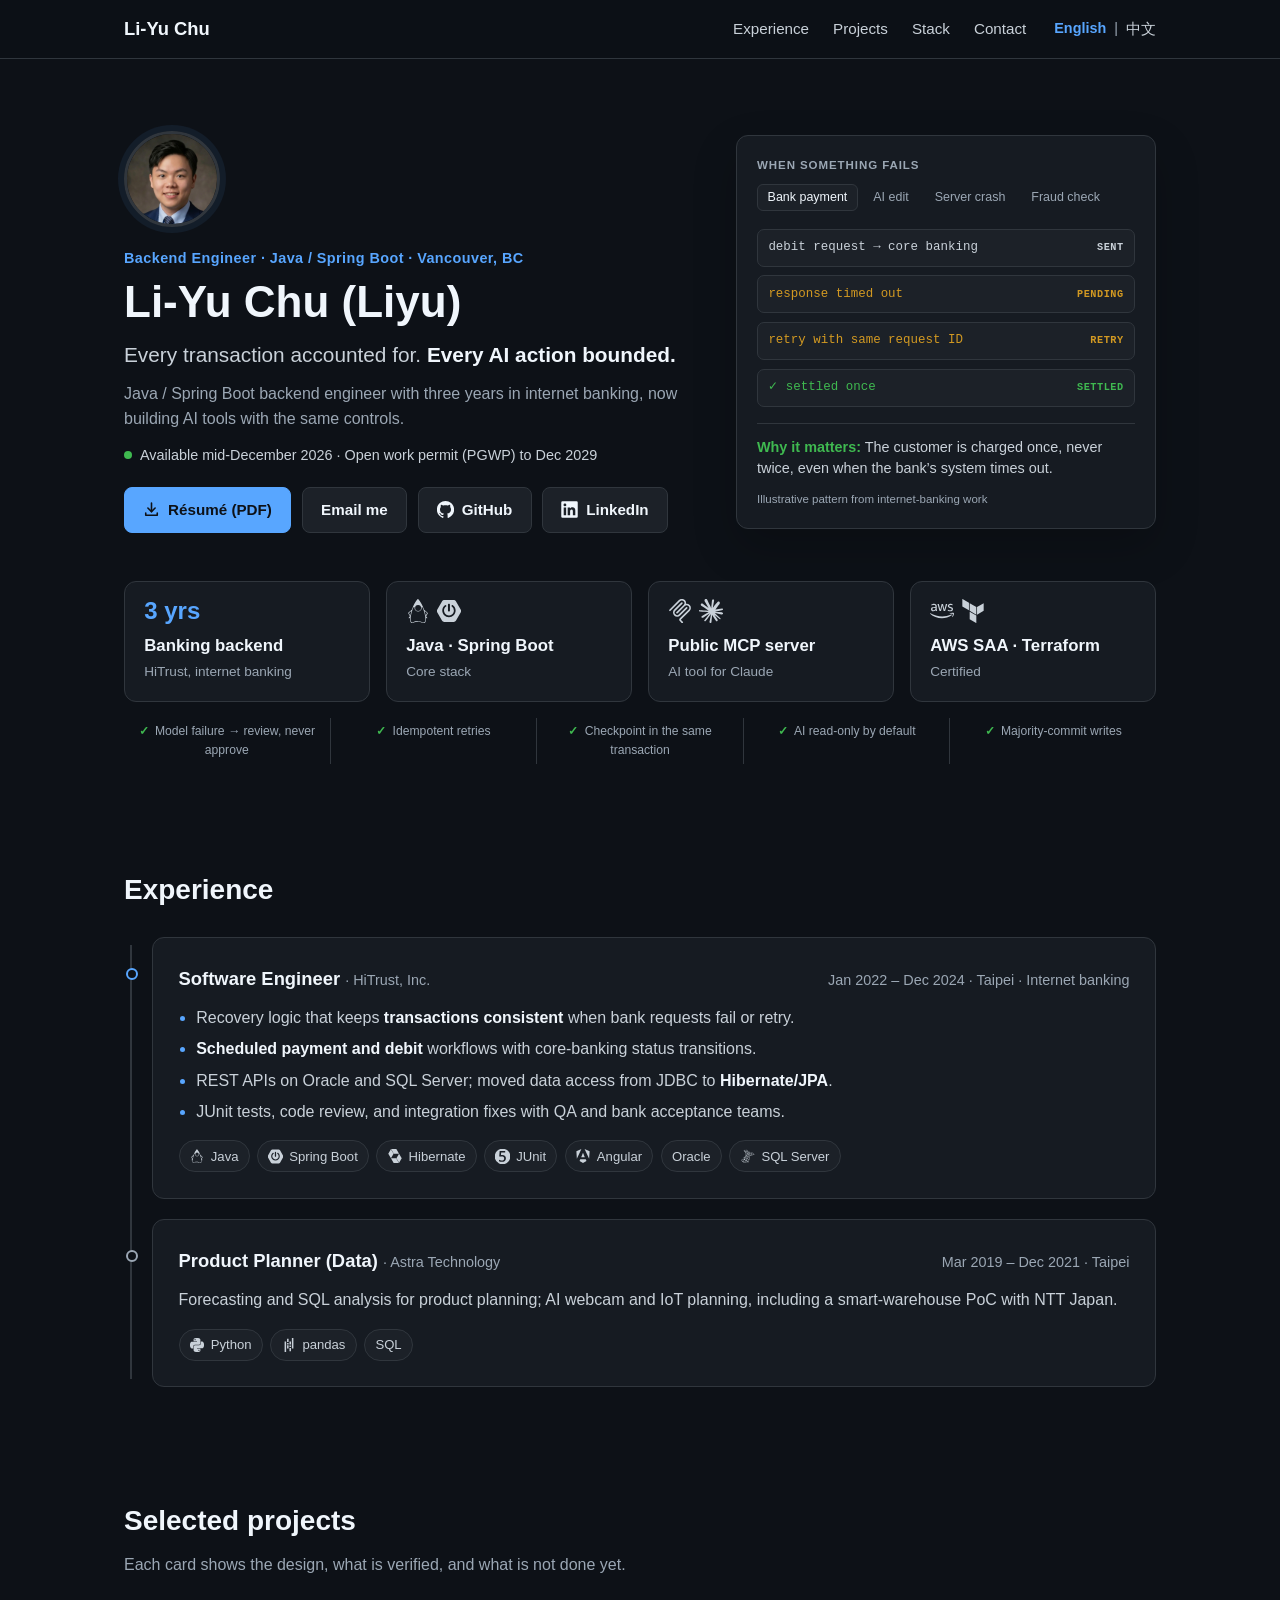
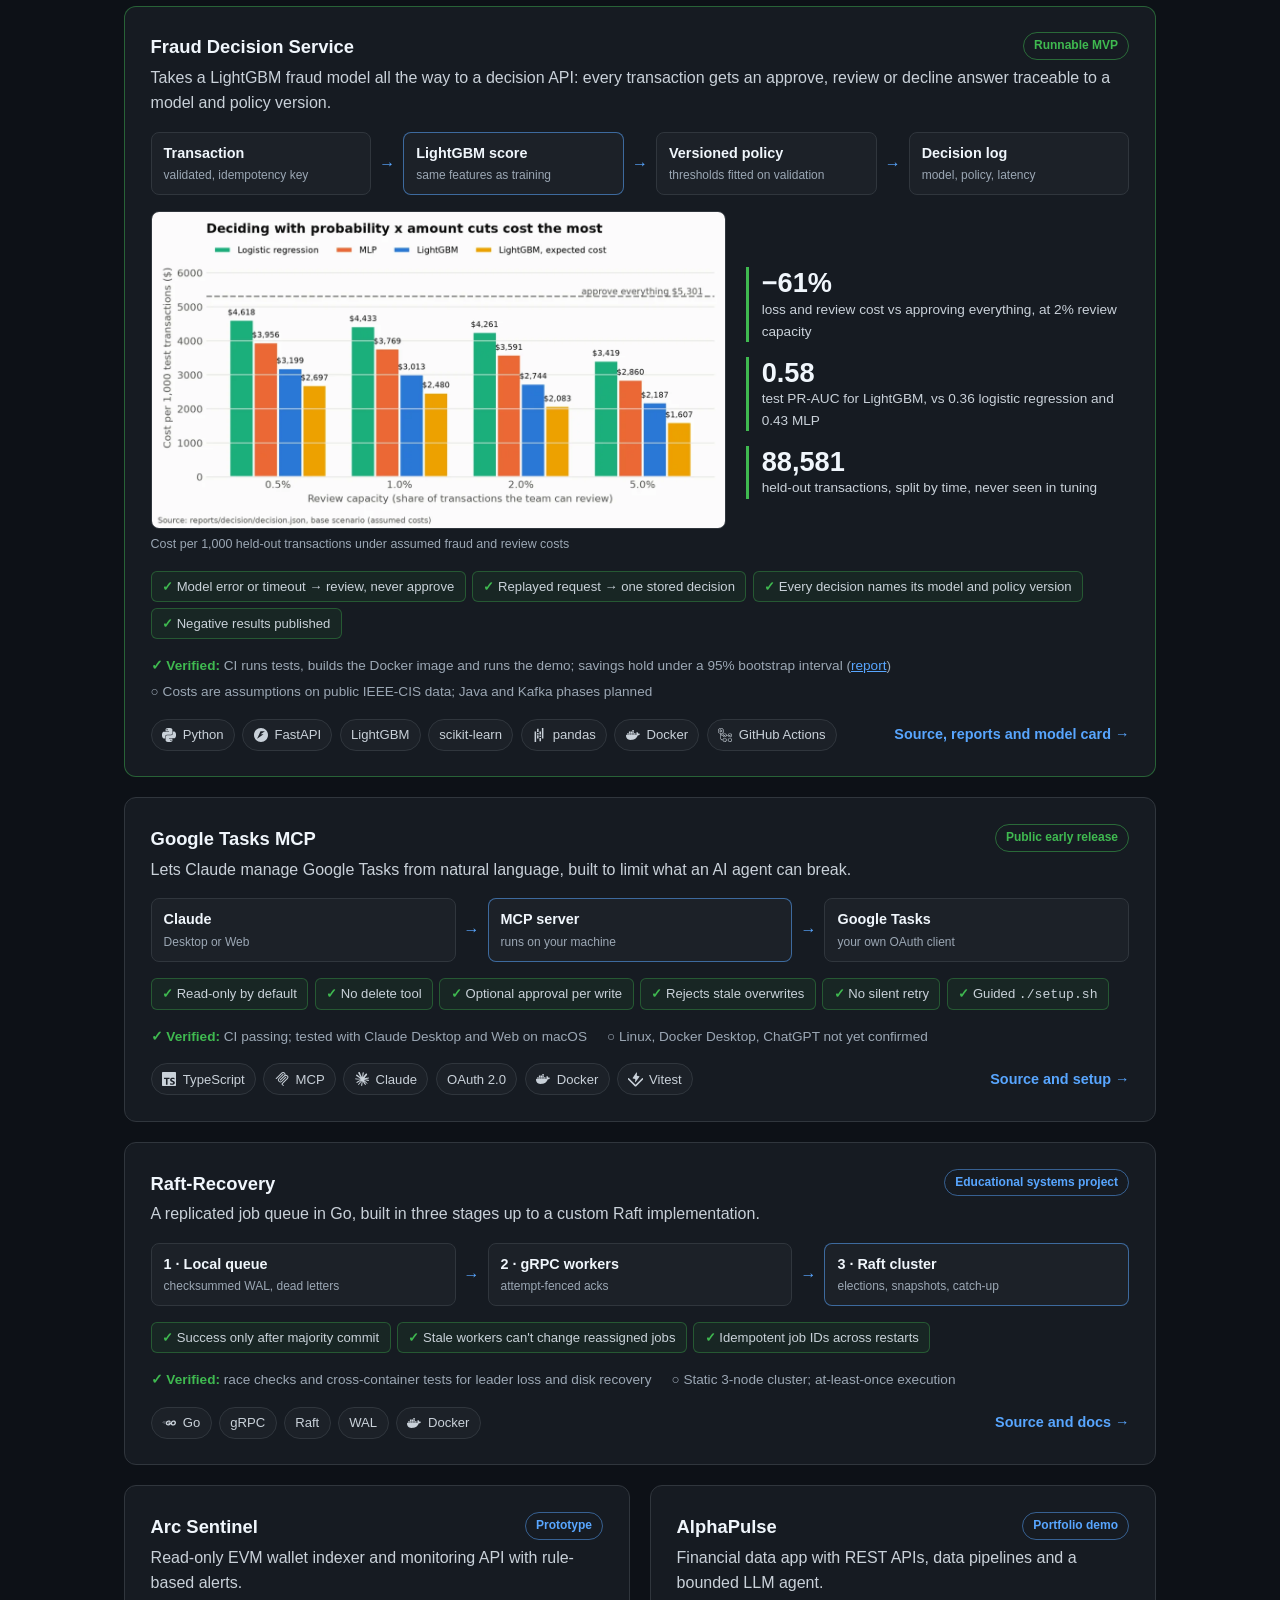
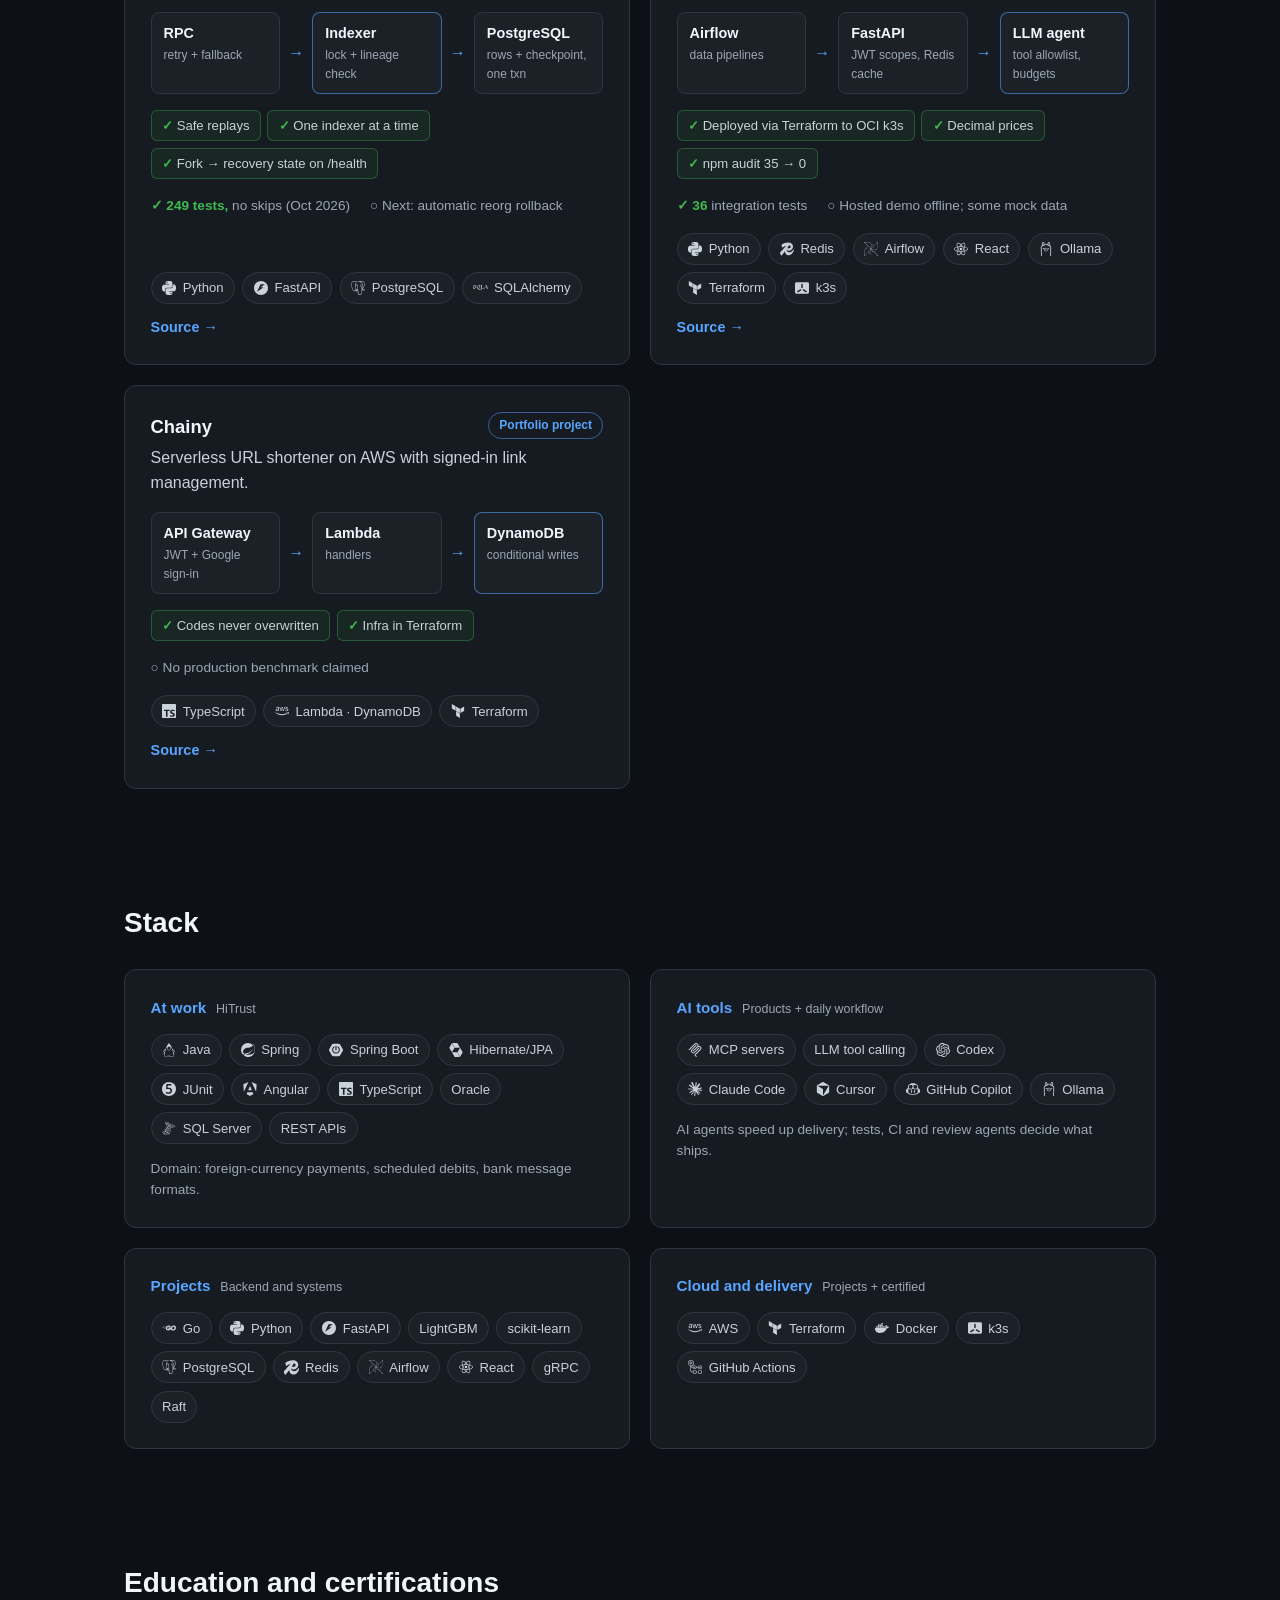
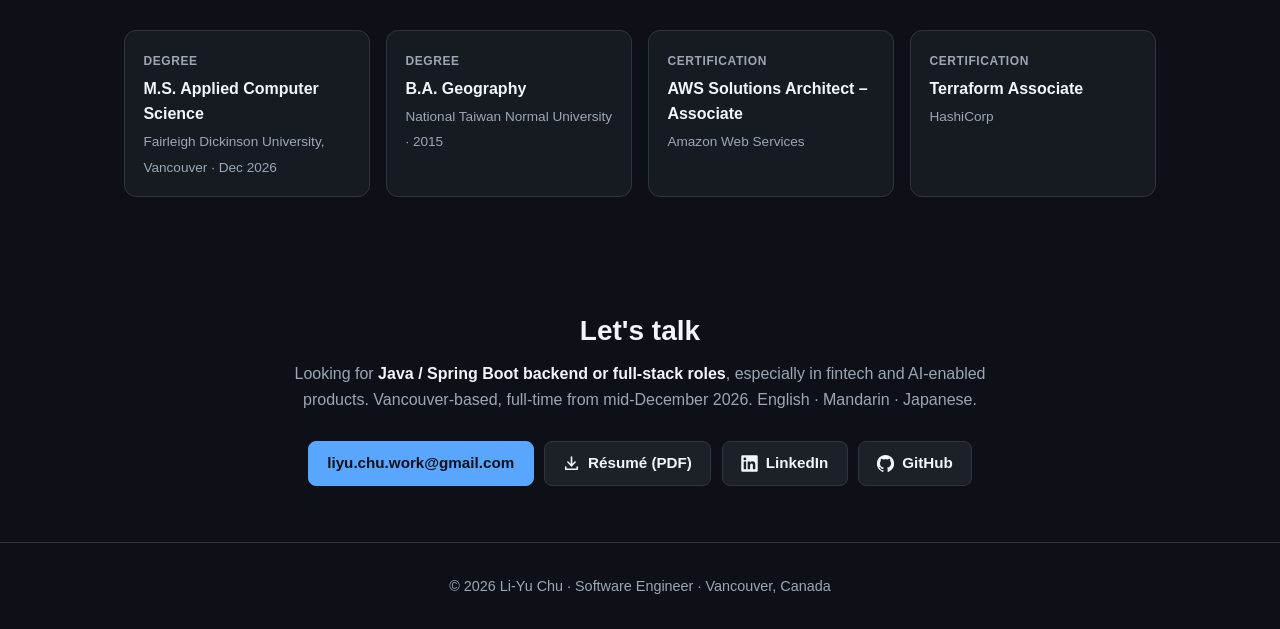
<file: website/index.html>
<!doctype html>
<html lang="en">
<head>
  <meta charset="utf-8" />
  <meta name="viewport" content="width=device-width,initial-scale=1" />
  <title>Li-Yu Chu | Java / Spring Boot Backend Engineer in Vancouver</title>
  <meta name="description" content="Backend engineer in Vancouver with three years building internet banking software in Java and Spring Boot. Applies the same controls to AI tools and distributed systems. Available mid-December 2026." />
  <meta name="keywords" content="Li-Yu Chu, Liyu, Software Engineer, Backend Engineer, Java Developer, Fintech, Java, Spring Boot, AI tools, LLM, Claude, Go, Python, TypeScript, PostgreSQL, Raft, MCP, AWS, Terraform, Fraud detection, Machine learning, LightGBM" />
  <meta name="author" content="Li-Yu Chu" />
  <link rel="canonical" href="https://luichu.dev/" />
  <link rel="alternate" hreflang="en" href="https://luichu.dev/" />
  <link rel="alternate" hreflang="zh-TW" href="https://luichu.dev/index-zh.html" />
  <link rel="alternate" hreflang="x-default" href="https://luichu.dev/" />
  <meta property="og:type" content="profile" />
  <meta property="og:url" content="https://luichu.dev/" />
  <meta property="og:title" content="Li-Yu Chu — Every transaction accounted for. Every AI action bounded." />
  <meta property="og:description" content="Java / Spring Boot backend engineer with three years in internet banking, now building AI tools with the same controls. Vancouver, available mid-December 2026." />
  <meta property="og:locale" content="en_CA" />
  <meta property="og:image" content="https://luichu.dev/assets/images/og-en.png" />
  <meta property="og:image:width" content="1200" />
  <meta property="og:image:height" content="630" />
  <meta property="og:image:alt" content="Li-Yu Chu, backend engineer: every transaction accounted for, every AI action bounded." />
  <meta name="twitter:card" content="summary_large_image" />
  <link rel="icon" href="/favicon.svg" type="image/svg+xml" />
  <link rel="icon" href="/favicon-32.png" sizes="32x32" type="image/png" />
  <link rel="apple-touch-icon" href="/apple-touch-icon.png" />
  <link rel="stylesheet" href="assets/css/site.css" />
  <script src="assets/js/hero.js" defer></script>
  <script type="application/ld+json">
{
  "@context": "https://schema.org",
  "@type": "Person",
  "name": "Li-Yu Chu",
  "alternateName": "Liyu",
  "jobTitle": "Software Engineer",
  "url": "https://luichu.dev/",
  "address": { "@type": "PostalAddress", "addressLocality": "Vancouver", "addressRegion": "BC", "addressCountry": "CA" },
  "sameAs": [
    "https://github.com/ChuLiYu",
    "https://linkedin.com/in/chuliyu"
  ],
  "knowsAbout": ["Java", "Spring Boot", "Hibernate", "SQL", "Banking applications", "Large language model tools", "Claude", "Go", "Python", "TypeScript", "PostgreSQL", "Distributed systems", "Model Context Protocol", "AWS", "Terraform", "Fraud detection", "Machine learning in production", "LightGBM"]
}
  </script>
</head>
<body>
  <a class="skip-link" href="#main">Skip to content</a>
  <header class="header">
    <div class="container">
      <nav class="nav" aria-label="Main">
        <a href="#" class="logo">Li-Yu Chu</a>
        <div class="nav-menu">
          <ul class="nav-links">
            <li><a href="#experience">Experience</a></li>
            <li><a href="#projects">Projects</a></li>
            <li><a href="#stack">Stack</a></li>
            <li><a href="#contact">Contact</a></li>
          </ul>
          <div class="language-switcher">
            <span class="lang-current" lang="en">English</span>
            <span aria-hidden="true">|</span>
            <a href="index-zh.html" class="lang-link" lang="zh-TW" hreflang="zh-TW">中文</a>
          </div>
        </div>
      </nav>
    </div>
  </header>

  <main id="main">
    <section class="hero">
      <div class="container">
        <div class="hero-grid">
          <div class="hero-copy">
            <img src="assets/images/profile/avatar.jpg" alt="Li-Yu Chu" class="profile-image" width="96" height="96" fetchpriority="high">
            <p class="eyebrow">Backend Engineer · Java / Spring Boot · Vancouver, BC</p>
            <h1>Li-Yu Chu (Liyu)</h1>
            <p class="headline">Every transaction accounted for. <strong>Every AI action bounded.</strong></p>
            <p class="lead">Java / Spring Boot backend engineer with three years in internet banking, now building AI tools with the same controls.</p>
            <p class="availability"><span class="dot" aria-hidden="true"></span>Available mid-December 2026 · Open work permit (PGWP) to Dec 2029</p>
            <div class="cta-buttons">
              <a href="assets/resume/LiYu_Chu_Resume.pdf" class="btn btn-primary" target="_blank" rel="noopener"><span class="ico i-download" aria-hidden="true"></span>Résumé (PDF)</a>
              <a href="mailto:liyu.chu.work@gmail.com" class="btn">Email me</a>
              <a href="https://github.com/ChuLiYu" class="btn"><span class="ico i-github" aria-hidden="true"></span>GitHub</a>
              <a href="https://linkedin.com/in/chuliyu" class="btn"><span class="ico i-linkedin" aria-hidden="true"></span>LinkedIn</a>
            </div>
          </div>
          <article class="recovery-card" data-recovery-card aria-label="What happens when something fails">
            <div class="recovery-card-head">
              <p class="recovery-label">When something fails</p>
              <div class="recovery-tabs" aria-label="Failure scenarios">
                <button type="button" aria-pressed="true" data-scenario-button="0">Bank payment</button>
                <button type="button" aria-pressed="false" data-scenario-button="1">AI edit</button>
                <button type="button" aria-pressed="false" data-scenario-button="2">Server crash</button>
                <button type="button" aria-pressed="false" data-scenario-button="3">Fraud check</button>
              </div>
            </div>
            <div class="recovery-content" data-recovery-content>
              <div class="recovery-lines">
                <div class="recovery-line"><span>debit request → core banking</span><span class="recovery-state">SENT</span></div>
                <div class="recovery-line is-amber"><span>response timed out</span><span class="recovery-state">PENDING</span></div>
                <div class="recovery-line is-amber"><span>retry with same request ID</span><span class="recovery-state">RETRY</span></div>
                <div class="recovery-line is-green"><span>✓ settled once</span><span class="recovery-state">SETTLED</span></div>
              </div>
              <p class="recovery-outcome"><b>Why it matters:</b> The customer is charged once, never twice, even when the bank’s system times out.</p>
              <p class="recovery-source">Illustrative pattern from internet-banking work</p>
            </div>
            <template data-recovery-scenario="0">
              <div class="recovery-lines">
                <div class="recovery-line"><span>debit request → core banking</span><span class="recovery-state">SENT</span></div>
                <div class="recovery-line is-amber"><span>response timed out</span><span class="recovery-state">PENDING</span></div>
                <div class="recovery-line is-amber"><span>retry with same request ID</span><span class="recovery-state">RETRY</span></div>
                <div class="recovery-line is-green"><span>✓ settled once</span><span class="recovery-state">SETTLED</span></div>
              </div>
              <p class="recovery-outcome"><b>Why it matters:</b> The customer is charged once, never twice, even when the bank’s system times out.</p>
              <p class="recovery-source">Illustrative pattern from internet-banking work</p>
            </template>
            <template data-recovery-scenario="1">
              <div class="recovery-lines">
                <div class="recovery-line"><span>Claude: mark task "Pay rent" done</span><span class="recovery-state">REQUEST</span></div>
                <div class="recovery-line is-amber"><span>task changed since it was read</span><span class="recovery-state">CONFLICT</span></div>
                <div class="recovery-line is-green"><span>✓ write rejected, nothing overwritten</span><span class="recovery-state">SAFE</span></div>
              </div>
              <p class="recovery-outcome"><b>Why it matters:</b> The AI cannot overwrite a change you made after it last looked.</p>
              <p class="recovery-source"><a href="https://github.com/ChuLiYu/google-tasks-mcp">Google Tasks MCP</a></p>
            </template>
            <template data-recovery-scenario="2">
              <div class="recovery-lines">
                <div class="recovery-line is-amber"><span>leader node-1 stops responding</span><span class="recovery-state">DOWN</span></div>
                <div class="recovery-line is-amber"><span>node-2 elected leader</span><span class="recovery-state">ELECTION</span></div>
                <div class="recovery-line is-green"><span>✓ committed jobs intact</span><span class="recovery-state">COMMITTED</span></div>
              </div>
              <p class="recovery-outcome"><b>Why it matters:</b> One server going down does not lose work that was already finished.</p>
              <p class="recovery-source"><a href="https://github.com/ChuLiYu/raft-recovery">Raft-Recovery</a></p>
            </template>
            <template data-recovery-scenario="3">
              <div class="recovery-lines">
                <div class="recovery-line"><span>score $950.00 card payment</span><span class="recovery-state">SCORING</span></div>
                <div class="recovery-line is-amber"><span>fraud model timed out</span><span class="recovery-state">TIMEOUT</span></div>
                <div class="recovery-line is-green"><span>✓ sent to review, not approved</span><span class="recovery-state">REVIEW</span></div>
              </div>
              <p class="recovery-outcome"><b>Why it matters:</b> A model outage never lets an unchecked payment through.</p>
              <p class="recovery-source"><a href="https://github.com/ChuLiYu/fraud-decision-service">Fraud Decision Service</a></p>
            </template>
          </article>
        </div>
        <div class="facts">
          <div class="fact"><div class="fact-icons"><span class="fact-big">3 yrs</span></div><span class="fact-value">Banking backend</span><span class="fact-label">HiTrust, internet banking</span></div>
          <div class="fact"><div class="fact-icons"><span class="ico i-java"></span><span class="ico i-springboot"></span></div><span class="fact-value">Java · Spring Boot</span><span class="fact-label">Core stack</span></div>
          <div class="fact"><div class="fact-icons"><span class="ico i-mcp"></span><span class="ico i-claude"></span></div><span class="fact-value">Public MCP server</span><span class="fact-label">AI tool for Claude</span></div>
          <div class="fact"><div class="fact-icons"><span class="ico i-aws"></span><span class="ico i-terraform"></span></div><span class="fact-value">AWS SAA · Terraform</span><span class="fact-label">Certified</span></div>
        </div>
        <div class="controls-strip" aria-label="System controls">
          <span>Model failure → review, never approve</span>
          <span>Idempotent retries</span>
          <span>Checkpoint in the same transaction</span>
          <span>AI read-only by default</span>
          <span>Majority-commit writes</span>
        </div>
      </div>
    </section>

    <section id="experience" class="section">
      <div class="container">
        <h2 class="section-title">Experience</h2>
        <div class="timeline">
          <article class="card role">
            <div class="role-head">
              <h3>Software Engineer <span class="role-sub">· HiTrust, Inc.</span></h3>
              <span class="role-meta">Jan 2022 – Dec 2024 · Taipei · Internet banking</span>
            </div>
            <ul class="bullets">
              <li>Recovery logic that keeps <strong>transactions consistent</strong> when bank requests fail or retry.</li>
              <li><strong>Scheduled payment and debit</strong> workflows with core-banking status transitions.</li>
              <li>REST APIs on Oracle and SQL Server; moved data access from JDBC to <strong>Hibernate/JPA</strong>.</li>
              <li>JUnit tests, code review, and integration fixes with QA and bank acceptance teams.</li>
            </ul>
            <div class="techs">
              <span class="tech"><span class="ico i-java"></span>Java</span>
              <span class="tech"><span class="ico i-springboot"></span>Spring Boot</span>
              <span class="tech"><span class="ico i-hibernate"></span>Hibernate</span>
              <span class="tech"><span class="ico i-junit"></span>JUnit</span>
              <span class="tech"><span class="ico i-angular"></span>Angular</span>
              <span class="tech">Oracle</span>
              <span class="tech"><span class="ico i-sqlserver"></span>SQL Server</span>
            </div>
          </article>
          <article class="card role past">
            <div class="role-head">
              <h3>Product Planner (Data) <span class="role-sub">· Astra Technology</span></h3>
              <span class="role-meta">Mar 2019 – Dec 2021 · Taipei</span>
            </div>
            <p>Forecasting and SQL analysis for product planning; AI webcam and IoT planning, including a smart-warehouse PoC with NTT Japan.</p>
            <div class="techs">
              <span class="tech"><span class="ico i-python"></span>Python</span>
              <span class="tech"><span class="ico i-pandas"></span>pandas</span>
              <span class="tech">SQL</span>
            </div>
          </article>
        </div>
      </div>
    </section>

    <section id="projects" class="section">
      <div class="container">
        <h2 class="section-title">Selected projects</h2>
        <p class="section-intro">Each card shows the design, what is verified, and what is not done yet.</p>
        <div class="projects-grid">

          <article class="card project-card wide featured">
            <div>
              <div class="project-top">
                <h3 class="project-title"><a href="https://github.com/ChuLiYu/fraud-decision-service">Fraud Decision Service</a></h3>
                <span class="status status-release">Runnable MVP</span>
              </div>
              <p class="project-tagline">Takes a LightGBM fraud model all the way to a decision API: every transaction gets an approve, review or decline answer traceable to a model and policy version.</p>
            </div>
            <div class="flow" role="list" aria-label="Architecture">
              <div class="node" role="listitem">Transaction<small>validated, idempotency key</small></div><span class="arrow" aria-hidden="true"></span>
              <div class="node key" role="listitem">LightGBM score<small>same features as training</small></div><span class="arrow" aria-hidden="true"></span>
              <div class="node" role="listitem">Versioned policy<small>thresholds fitted on validation</small></div><span class="arrow" aria-hidden="true"></span>
              <div class="node" role="listitem">Decision log<small>model, policy, latency</small></div>
            </div>
            <div class="project-result">
              <figure class="project-figure">
                <a href="https://github.com/ChuLiYu/fraud-decision-service/blob/main/ml/reports/decision/decision.md"><img src="assets/images/projects/fraud-decision-cost.webp" alt="Bar chart: cost per 1,000 test transactions by review capacity. Deciding with LightGBM probability times amount is cheapest at every capacity, $2,083 at 2% against $5,301 for approving everything." width="1200" height="660" loading="lazy"></a>
                <figcaption>Cost per 1,000 held-out transactions under assumed fraud and review costs</figcaption>
              </figure>
              <div class="metrics">
                <div class="metric"><span class="metric-value">−61%</span><span class="metric-label">loss and review cost vs approving everything, at 2% review capacity</span></div>
                <div class="metric"><span class="metric-value">0.58</span><span class="metric-label">test PR-AUC for LightGBM, vs 0.36 logistic regression and 0.43 MLP</span></div>
                <div class="metric"><span class="metric-value">88,581</span><span class="metric-label">held-out transactions, split by time, never seen in tuning</span></div>
              </div>
            </div>
            <ul class="guards" aria-label="Guarantees">
              <li>Model error or timeout → review, never approve</li>
              <li>Replayed request → one stored decision</li>
              <li>Every decision names its model and policy version</li>
              <li>Negative results published</li>
            </ul>
            <p class="proof"><span><b>✓ Verified:</b> CI runs tests, builds the Docker image and runs the demo; savings hold under a 95% bootstrap interval (<a href="https://github.com/ChuLiYu/fraud-decision-service/blob/main/ml/reports/decision/decision.md">report</a>)</span><span class="limit">Costs are assumptions on public IEEE-CIS data; Java and Kafka phases planned</span></p>
            <div class="project-foot">
              <div class="techs">
                <span class="tech"><span class="ico i-python"></span>Python</span>
                <span class="tech"><span class="ico i-fastapi"></span>FastAPI</span>
                <span class="tech">LightGBM</span>
                <span class="tech">scikit-learn</span>
                <span class="tech"><span class="ico i-pandas"></span>pandas</span>
                <span class="tech"><span class="ico i-docker"></span>Docker</span>
                <span class="tech"><span class="ico i-githubactions"></span>GitHub Actions</span>
              </div>
              <a class="project-link" href="https://github.com/ChuLiYu/fraud-decision-service">Source, reports and model card →</a>
            </div>
          </article>

          <article class="card project-card wide">
            <div>
              <div class="project-top">
                <h3 class="project-title"><a href="https://github.com/ChuLiYu/google-tasks-mcp">Google Tasks MCP</a></h3>
                <span class="status status-release">Public early release</span>
              </div>
              <p class="project-tagline">Lets Claude manage Google Tasks from natural language, built to limit what an AI agent can break.</p>
            </div>
            <div class="flow" role="list" aria-label="Architecture">
              <div class="node" role="listitem">Claude<small>Desktop or Web</small></div><span class="arrow" aria-hidden="true"></span>
              <div class="node key" role="listitem">MCP server<small>runs on your machine</small></div><span class="arrow" aria-hidden="true"></span>
              <div class="node" role="listitem">Google Tasks<small>your own OAuth client</small></div>
            </div>
            <ul class="guards" aria-label="Safety guarantees">
              <li>Read-only by default</li>
              <li>No delete tool</li>
              <li>Optional approval per write</li>
              <li>Rejects stale overwrites</li>
              <li>No silent retry</li>
              <li>Guided <code>./setup.sh</code></li>
            </ul>
            <p class="proof"><span><b>✓ Verified:</b> CI passing; tested with Claude Desktop and Web on macOS</span><span class="limit">Linux, Docker Desktop, ChatGPT not yet confirmed</span></p>
            <div class="project-foot">
              <div class="techs">
                <span class="tech"><span class="ico i-typescript"></span>TypeScript</span>
                <span class="tech"><span class="ico i-mcp"></span>MCP</span>
                <span class="tech"><span class="ico i-claude"></span>Claude</span>
                <span class="tech">OAuth 2.0</span>
                <span class="tech"><span class="ico i-docker"></span>Docker</span>
                <span class="tech"><span class="ico i-vitest"></span>Vitest</span>
              </div>
              <a class="project-link" href="https://github.com/ChuLiYu/google-tasks-mcp">Source and setup →</a>
            </div>
          </article>

          <article class="card project-card wide">
            <div>
              <div class="project-top">
                <h3 class="project-title"><a href="https://github.com/ChuLiYu/raft-recovery">Raft-Recovery</a></h3>
                <span class="status status-proto">Educational systems project</span>
              </div>
              <p class="project-tagline">A replicated job queue in Go, built in three stages up to a custom Raft implementation.</p>
            </div>
            <div class="flow" role="list" aria-label="Build stages">
              <div class="node" role="listitem">1 · Local queue<small>checksummed WAL, dead letters</small></div><span class="arrow" aria-hidden="true"></span>
              <div class="node" role="listitem">2 · gRPC workers<small>attempt-fenced acks</small></div><span class="arrow" aria-hidden="true"></span>
              <div class="node key" role="listitem">3 · Raft cluster<small>elections, snapshots, catch-up</small></div>
            </div>
            <ul class="guards" aria-label="Guarantees">
              <li>Success only after majority commit</li>
              <li>Stale workers can't change reassigned jobs</li>
              <li>Idempotent job IDs across restarts</li>
            </ul>
            <p class="proof"><span><b>✓ Verified:</b> race checks and cross-container tests for leader loss and disk recovery</span><span class="limit">Static 3-node cluster; at-least-once execution</span></p>
            <div class="project-foot">
              <div class="techs">
                <span class="tech"><span class="ico i-go"></span>Go</span>
                <span class="tech">gRPC</span>
                <span class="tech">Raft</span>
                <span class="tech">WAL</span>
                <span class="tech"><span class="ico i-docker"></span>Docker</span>
              </div>
              <a class="project-link" href="https://github.com/ChuLiYu/raft-recovery">Source and docs →</a>
            </div>
          </article>

          <article class="card project-card">
            <div>
              <div class="project-top">
                <h3 class="project-title"><a href="https://github.com/ChuLiYu/arc-sentinel">Arc Sentinel</a></h3>
                <span class="status status-proto">Prototype</span>
              </div>
              <p class="project-tagline">Read-only EVM wallet indexer and monitoring API with rule-based alerts.</p>
            </div>
            <div class="flow" role="list" aria-label="Architecture">
              <div class="node" role="listitem">RPC<small>retry + fallback</small></div><span class="arrow" aria-hidden="true"></span>
              <div class="node key" role="listitem">Indexer<small>lock + lineage check</small></div><span class="arrow" aria-hidden="true"></span>
              <div class="node" role="listitem">PostgreSQL<small>rows + checkpoint, one txn</small></div>
            </div>
            <ul class="guards" aria-label="Guarantees">
              <li>Safe replays</li>
              <li>One indexer at a time</li>
              <li>Fork → recovery state on /health</li>
            </ul>
            <p class="proof"><span><b>✓ 249 tests,</b> no skips (Oct 2026)</span><span class="limit">Next: automatic reorg rollback</span></p>
            <div class="project-foot">
              <div class="techs">
                <span class="tech"><span class="ico i-python"></span>Python</span>
                <span class="tech"><span class="ico i-fastapi"></span>FastAPI</span>
                <span class="tech"><span class="ico i-postgresql"></span>PostgreSQL</span>
                <span class="tech"><span class="ico i-sqlalchemy"></span>SQLAlchemy</span>
              </div>
              <a class="project-link" href="https://github.com/ChuLiYu/arc-sentinel">Source →</a>
            </div>
          </article>

          <article class="card project-card">
            <div>
              <div class="project-top">
                <h3 class="project-title"><a href="https://github.com/ChuLiYu/alphapulse">AlphaPulse</a></h3>
                <span class="status status-proto">Portfolio demo</span>
              </div>
              <p class="project-tagline">Financial data app with REST APIs, data pipelines and a bounded LLM agent.</p>
            </div>
            <div class="flow" role="list" aria-label="Architecture">
              <div class="node" role="listitem">Airflow<small>data pipelines</small></div><span class="arrow" aria-hidden="true"></span>
              <div class="node" role="listitem">FastAPI<small>JWT scopes, Redis cache</small></div><span class="arrow" aria-hidden="true"></span>
              <div class="node key" role="listitem">LLM agent<small>tool allowlist, budgets</small></div>
            </div>
            <ul class="guards" aria-label="Highlights">
              <li>Deployed via Terraform to OCI k3s</li>
              <li>Decimal prices</li>
              <li>npm audit 35 → 0</li>
            </ul>
            <p class="proof"><span><b>✓ 36</b> integration tests</span><span class="limit">Hosted demo offline; some mock data</span></p>
            <div class="project-foot">
              <div class="techs">
                <span class="tech"><span class="ico i-python"></span>Python</span>
                <span class="tech"><span class="ico i-redis"></span>Redis</span>
                <span class="tech"><span class="ico i-airflow"></span>Airflow</span>
                <span class="tech"><span class="ico i-react"></span>React</span>
                <span class="tech"><span class="ico i-ollama"></span>Ollama</span>
                <span class="tech"><span class="ico i-terraform"></span>Terraform</span>
                <span class="tech"><span class="ico i-k3s"></span>k3s</span>
              </div>
              <a class="project-link" href="https://github.com/ChuLiYu/alphapulse">Source →</a>
            </div>
          </article>

          <article class="card project-card">
            <div>
              <div class="project-top">
                <h3 class="project-title"><a href="https://github.com/ChuLiYu/chainy-backend">Chainy</a></h3>
                <span class="status status-proto">Portfolio project</span>
              </div>
              <p class="project-tagline">Serverless URL shortener on AWS with signed-in link management.</p>
            </div>
            <div class="flow" role="list" aria-label="Architecture">
              <div class="node" role="listitem">API Gateway<small>JWT + Google sign-in</small></div><span class="arrow" aria-hidden="true"></span>
              <div class="node" role="listitem">Lambda<small>handlers</small></div><span class="arrow" aria-hidden="true"></span>
              <div class="node key" role="listitem">DynamoDB<small>conditional writes</small></div>
            </div>
            <ul class="guards" aria-label="Highlights">
              <li>Codes never overwritten</li>
              <li>Infra in Terraform</li>
            </ul>
            <p class="proof"><span class="limit">No production benchmark claimed</span></p>
            <div class="project-foot">
              <div class="techs">
                <span class="tech"><span class="ico i-typescript"></span>TypeScript</span>
                <span class="tech"><span class="ico i-aws"></span>Lambda · DynamoDB</span>
                <span class="tech"><span class="ico i-terraform"></span>Terraform</span>
              </div>
              <a class="project-link" href="https://github.com/ChuLiYu/chainy-backend">Source →</a>
            </div>
          </article>

        </div>
      </div>
    </section>

    <section id="stack" class="section">
      <div class="container">
        <h2 class="section-title">Stack</h2>
        <div class="stack-grid">
          <div class="card stack-group">
            <h3>At work <span class="source">HiTrust</span></h3>
            <div class="techs">
              <span class="tech"><span class="ico i-java"></span>Java</span>
              <span class="tech"><span class="ico i-spring"></span>Spring</span>
              <span class="tech"><span class="ico i-springboot"></span>Spring Boot</span>
              <span class="tech"><span class="ico i-hibernate"></span>Hibernate/JPA</span>
              <span class="tech"><span class="ico i-junit"></span>JUnit</span>
              <span class="tech"><span class="ico i-angular"></span>Angular</span>
              <span class="tech"><span class="ico i-typescript"></span>TypeScript</span>
              <span class="tech">Oracle</span>
              <span class="tech"><span class="ico i-sqlserver"></span>SQL Server</span>
              <span class="tech">REST APIs</span>
            </div>
            <p class="note">Domain: foreign-currency payments, scheduled debits, bank message formats.</p>
          </div>
          <div class="card stack-group">
            <h3>AI tools <span class="source">Products + daily workflow</span></h3>
            <div class="techs">
              <span class="tech"><span class="ico i-mcp"></span>MCP servers</span>
              <span class="tech">LLM tool calling</span>
              <span class="tech"><span class="ico i-openai"></span>Codex</span>
              <span class="tech"><span class="ico i-claude"></span>Claude Code</span>
              <span class="tech"><span class="ico i-cursor"></span>Cursor</span>
              <span class="tech"><span class="ico i-copilot"></span>GitHub Copilot</span>
              <span class="tech"><span class="ico i-ollama"></span>Ollama</span>
            </div>
            <p class="note">AI agents speed up delivery; tests, CI and review agents decide what ships.</p>
          </div>
          <div class="card stack-group">
            <h3>Projects <span class="source">Backend and systems</span></h3>
            <div class="techs">
              <span class="tech"><span class="ico i-go"></span>Go</span>
              <span class="tech"><span class="ico i-python"></span>Python</span>
              <span class="tech"><span class="ico i-fastapi"></span>FastAPI</span>
              <span class="tech">LightGBM</span>
              <span class="tech">scikit-learn</span>
              <span class="tech"><span class="ico i-postgresql"></span>PostgreSQL</span>
              <span class="tech"><span class="ico i-redis"></span>Redis</span>
              <span class="tech"><span class="ico i-airflow"></span>Airflow</span>
              <span class="tech"><span class="ico i-react"></span>React</span>
              <span class="tech">gRPC</span>
              <span class="tech">Raft</span>
            </div>
          </div>
          <div class="card stack-group">
            <h3>Cloud and delivery <span class="source">Projects + certified</span></h3>
            <div class="techs">
              <span class="tech"><span class="ico i-aws"></span>AWS</span>
              <span class="tech"><span class="ico i-terraform"></span>Terraform</span>
              <span class="tech"><span class="ico i-docker"></span>Docker</span>
              <span class="tech"><span class="ico i-k3s"></span>k3s</span>
              <span class="tech"><span class="ico i-githubactions"></span>GitHub Actions</span>
            </div>
          </div>
        </div>
      </div>
    </section>

    <section id="credentials" class="section">
      <div class="container">
        <h2 class="section-title">Education and certifications</h2>
        <div class="creds">
          <div class="cred"><span class="cred-kind">Degree</span><span class="cred-name">M.S. Applied Computer Science</span><span class="cred-meta">Fairleigh Dickinson University, Vancouver · Dec 2026</span></div>
          <div class="cred"><span class="cred-kind">Degree</span><span class="cred-name">B.A. Geography</span><span class="cred-meta">National Taiwan Normal University · 2015</span></div>
          <div class="cred"><span class="cred-kind">Certification</span><span class="cred-name">AWS Solutions Architect – Associate</span><span class="cred-meta">Amazon Web Services</span></div>
          <div class="cred"><span class="cred-kind">Certification</span><span class="cred-name">Terraform Associate</span><span class="cred-meta">HashiCorp</span></div>
        </div>
      </div>
    </section>

    <section id="contact" class="section contact">
      <div class="container">
        <h2 class="section-title">Let's talk</h2>
        <p class="section-intro">Looking for <strong>Java / Spring Boot backend or full-stack roles</strong>, especially in fintech and AI-enabled products. Vancouver-based, full-time from mid-December 2026. English · Mandarin · Japanese.</p>
        <div class="cta-buttons">
          <a href="mailto:liyu.chu.work@gmail.com" class="btn btn-primary">liyu.chu.work@gmail.com</a>
          <a href="assets/resume/LiYu_Chu_Resume.pdf" class="btn" target="_blank" rel="noopener"><span class="ico i-download" aria-hidden="true"></span>Résumé (PDF)</a>
          <a href="https://linkedin.com/in/chuliyu" class="btn"><span class="ico i-linkedin" aria-hidden="true"></span>LinkedIn</a>
          <a href="https://github.com/ChuLiYu" class="btn"><span class="ico i-github" aria-hidden="true"></span>GitHub</a>
        </div>
      </div>
    </section>
  </main>

  <footer class="footer">
    <div class="container">
      <p>&copy; 2026 Li-Yu Chu · Software Engineer · Vancouver, Canada</p>
    </div>
  </footer>
</body>
</html>
</file>
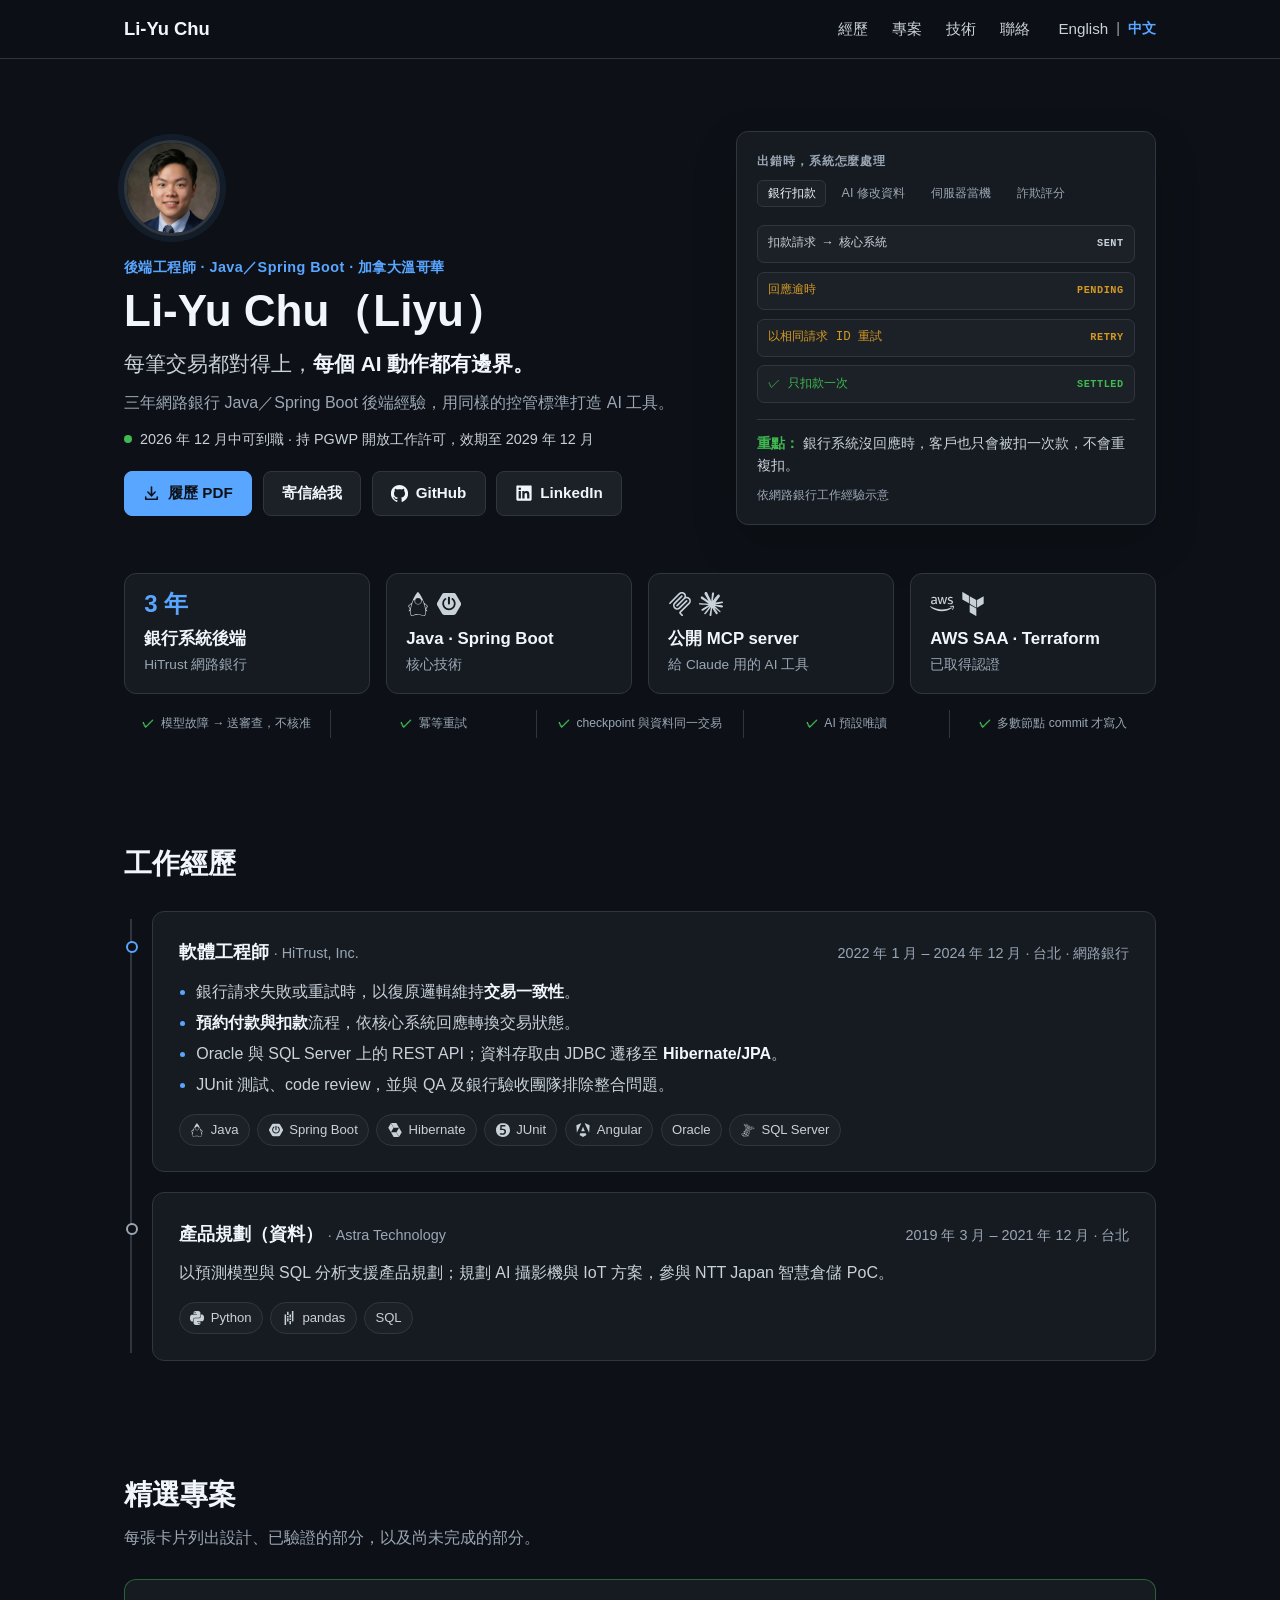
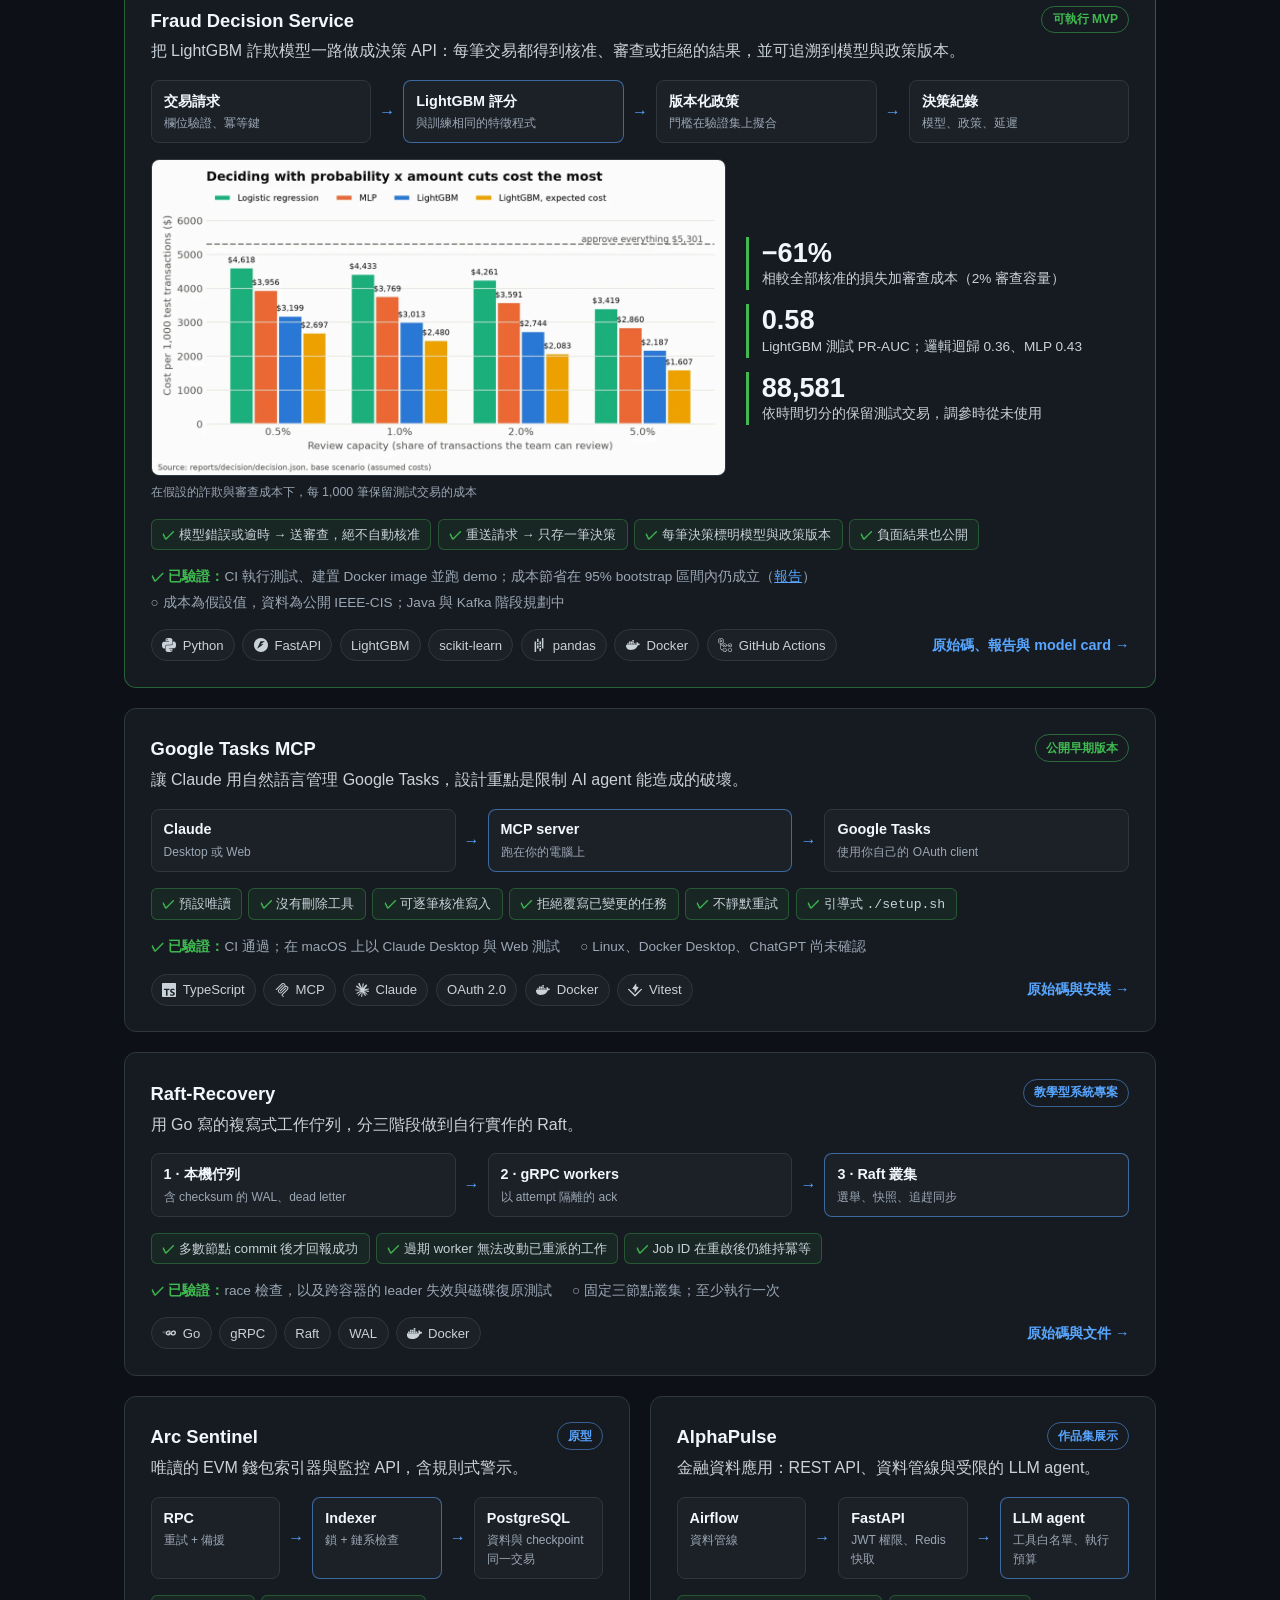
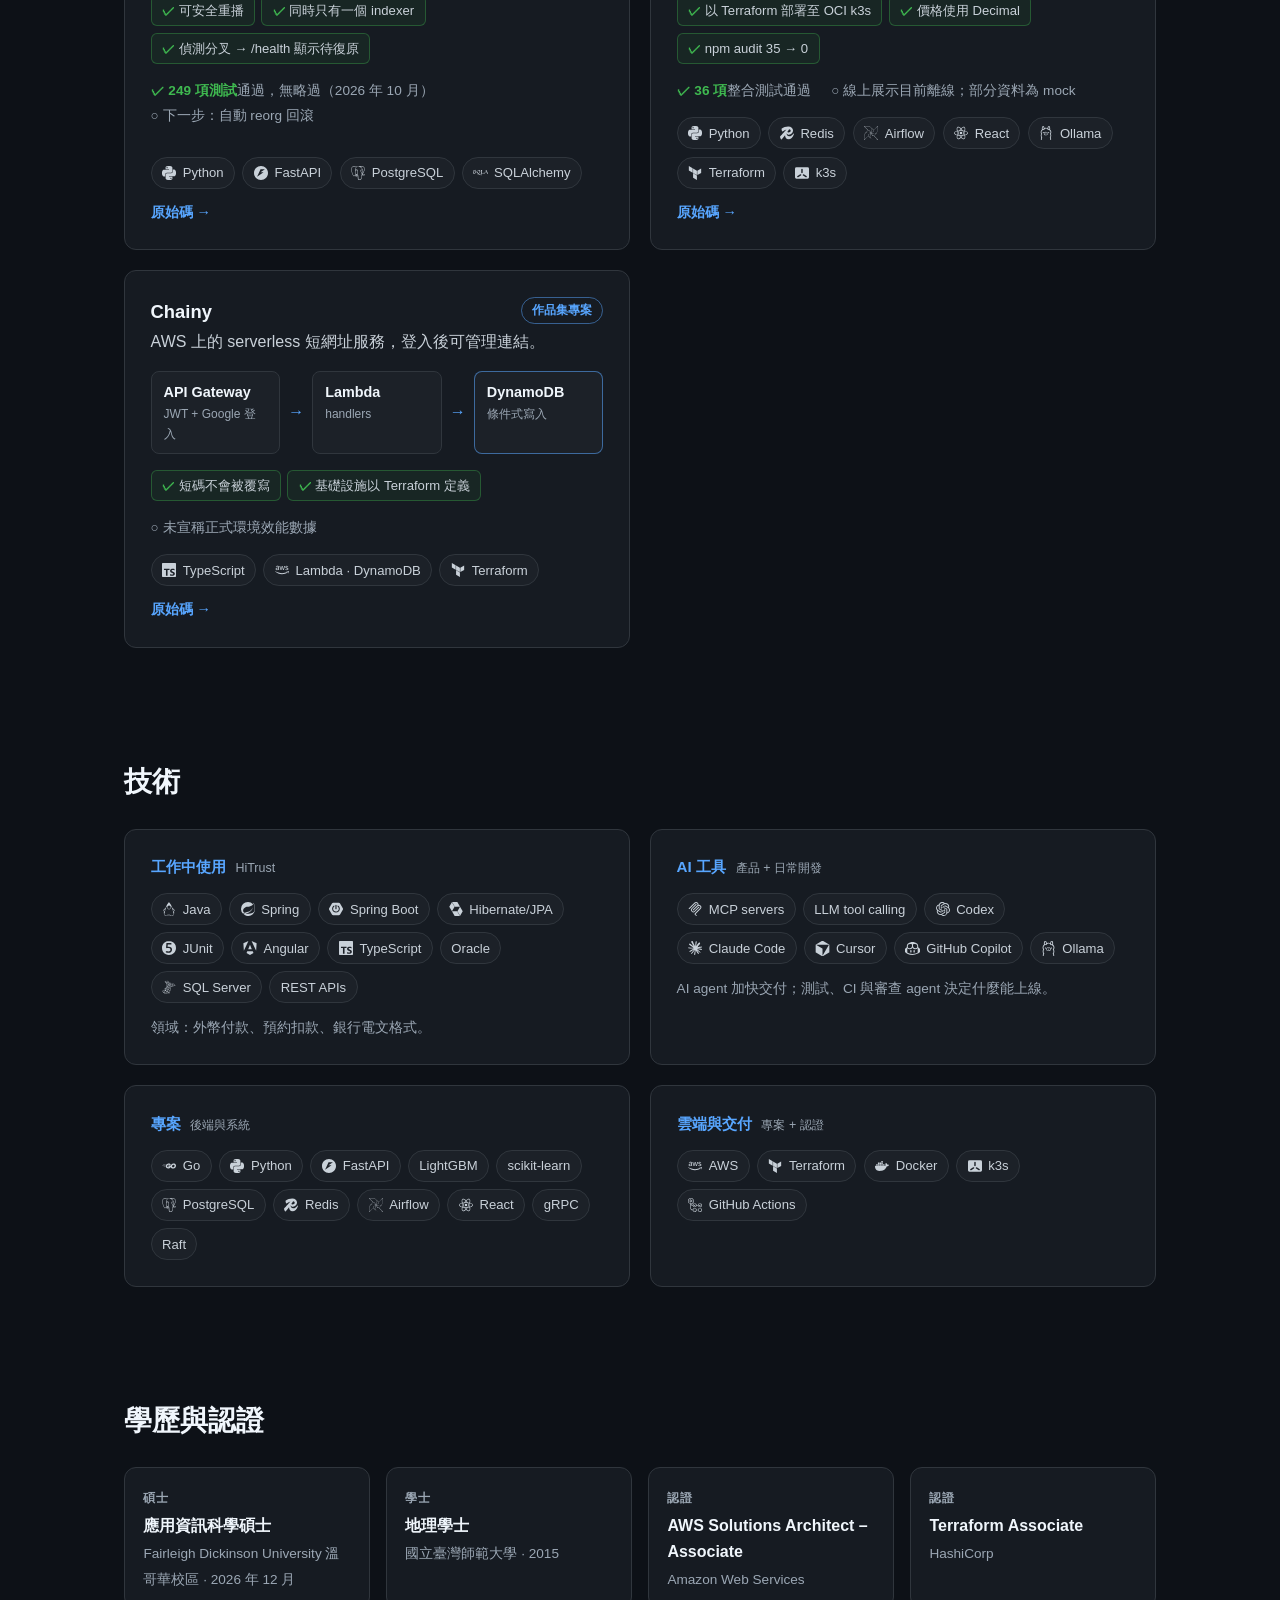
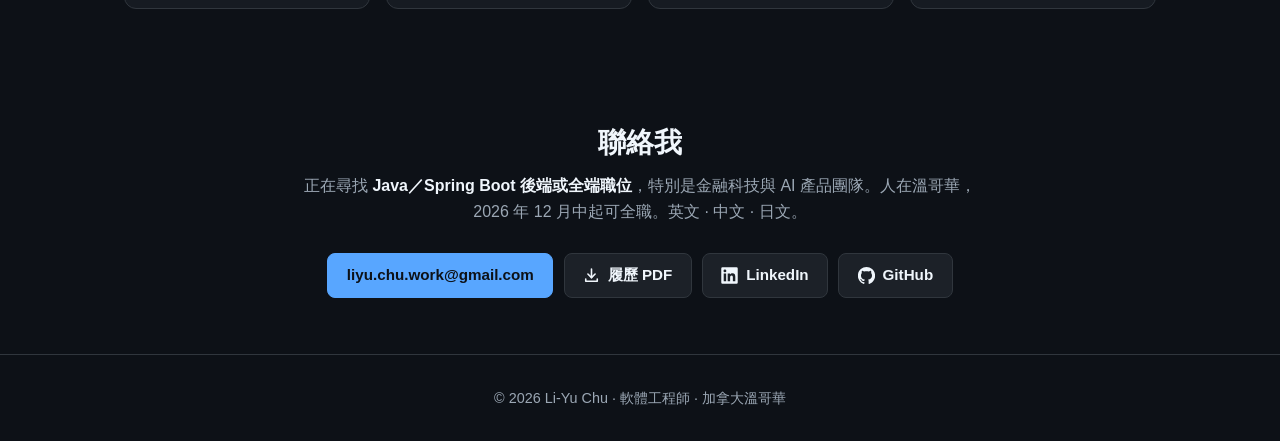
<file: website/index-zh.html>
<!doctype html>
<html lang="zh-TW">
<head>
  <meta charset="utf-8" />
  <meta name="viewport" content="width=device-width,initial-scale=1" />
  <title>Li-Yu Chu | 溫哥華 Java／Spring Boot 後端工程師</title>
  <meta name="description" content="人在溫哥華的後端工程師，三年以 Java 與 Spring Boot 開發網路銀行系統，用同樣的控管標準打造 AI 工具與分散式系統。2026 年 12 月中可到職。" />
  <meta name="keywords" content="Li-Yu Chu, Liyu, Software Engineer, Backend Engineer, Java Developer, Fintech, Java, Spring Boot, AI tools, LLM, Claude, Go, Python, TypeScript, PostgreSQL, Raft, MCP, AWS, Terraform, Fraud detection, Machine learning, LightGBM" />
  <meta name="author" content="Li-Yu Chu" />
  <link rel="canonical" href="https://luichu.dev/index-zh.html" />
  <link rel="alternate" hreflang="en" href="https://luichu.dev/" />
  <link rel="alternate" hreflang="zh-TW" href="https://luichu.dev/index-zh.html" />
  <link rel="alternate" hreflang="x-default" href="https://luichu.dev/" />
  <meta property="og:type" content="profile" />
  <meta property="og:url" content="https://luichu.dev/index-zh.html" />
  <meta property="og:title" content="Li-Yu Chu — 每筆交易都對得上，每個 AI 動作都有邊界。" />
  <meta property="og:description" content="三年網路銀行 Java／Spring Boot 後端經驗，用同樣的控管標準打造 AI 工具。人在溫哥華，2026 年 12 月中可到職。" />
  <meta property="og:locale" content="zh_TW" />
  <meta property="og:image" content="https://luichu.dev/assets/images/og-zh.png" />
  <meta property="og:image:width" content="1200" />
  <meta property="og:image:height" content="630" />
  <meta property="og:image:alt" content="Li-Yu Chu，後端工程師：每筆交易都對得上，每個 AI 動作都有邊界。" />
  <meta name="twitter:card" content="summary_large_image" />
  <link rel="icon" href="/favicon.svg" type="image/svg+xml" />
  <link rel="icon" href="/favicon-32.png" sizes="32x32" type="image/png" />
  <link rel="apple-touch-icon" href="/apple-touch-icon.png" />
  <link rel="stylesheet" href="assets/css/site.css" />
  <script src="assets/js/hero.js" defer></script>
  <script type="application/ld+json">
{
  "@context": "https://schema.org",
  "@type": "Person",
  "name": "Li-Yu Chu",
  "alternateName": "Liyu",
  "jobTitle": "Software Engineer",
  "url": "https://luichu.dev/",
  "address": { "@type": "PostalAddress", "addressLocality": "Vancouver", "addressRegion": "BC", "addressCountry": "CA" },
  "sameAs": [
    "https://github.com/ChuLiYu",
    "https://linkedin.com/in/chuliyu"
  ],
  "knowsAbout": ["Java", "Spring Boot", "Hibernate", "SQL", "Banking applications", "Large language model tools", "Claude", "Go", "Python", "TypeScript", "PostgreSQL", "Distributed systems", "Model Context Protocol", "AWS", "Terraform", "Fraud detection", "Machine learning in production", "LightGBM"]
}
  </script>
</head>
<body>
  <a class="skip-link" href="#main">跳至主要內容</a>
  <header class="header">
    <div class="container">
      <nav class="nav" aria-label="主選單">
        <a href="#" class="logo">Li-Yu Chu</a>
        <div class="nav-menu">
          <ul class="nav-links">
            <li><a href="#experience">經歷</a></li>
            <li><a href="#projects">專案</a></li>
            <li><a href="#stack">技術</a></li>
            <li><a href="#contact">聯絡</a></li>
          </ul>
          <div class="language-switcher">
            <a href="index.html" class="lang-link" lang="en" hreflang="en">English</a>
            <span aria-hidden="true">|</span>
            <span class="lang-current" lang="zh-TW">中文</span>
          </div>
        </div>
      </nav>
    </div>
  </header>

  <main id="main">
    <section class="hero">
      <div class="container">
        <div class="hero-grid">
          <div class="hero-copy">
            <img src="assets/images/profile/avatar.jpg" alt="Li-Yu Chu" class="profile-image" width="96" height="96" fetchpriority="high">
            <p class="eyebrow">後端工程師 · Java／Spring Boot · 加拿大溫哥華</p>
            <h1>Li-Yu Chu（Liyu）</h1>
            <p class="headline">每筆交易都對得上，<strong>每個 AI 動作都有邊界。</strong></p>
            <p class="lead">三年網路銀行 Java／Spring Boot 後端經驗，用同樣的控管標準打造 AI 工具。</p>
            <p class="availability"><span class="dot" aria-hidden="true"></span>2026 年 12 月中可到職 · 持 PGWP 開放工作許可，效期至 2029 年 12 月</p>
            <div class="cta-buttons">
              <a href="assets/resume/LiYu_Chu_Resume.pdf" class="btn btn-primary" target="_blank" rel="noopener"><span class="ico i-download" aria-hidden="true"></span>履歷 PDF</a>
              <a href="mailto:liyu.chu.work@gmail.com" class="btn">寄信給我</a>
              <a href="https://github.com/ChuLiYu" class="btn"><span class="ico i-github" aria-hidden="true"></span>GitHub</a>
              <a href="https://linkedin.com/in/chuliyu" class="btn"><span class="ico i-linkedin" aria-hidden="true"></span>LinkedIn</a>
            </div>
          </div>
          <article class="recovery-card" data-recovery-card aria-label="出錯時，系統怎麼處理">
            <div class="recovery-card-head">
              <p class="recovery-label">出錯時，系統怎麼處理</p>
              <div class="recovery-tabs" aria-label="出錯情境">
                <button type="button" aria-pressed="true" data-scenario-button="0">銀行扣款</button>
                <button type="button" aria-pressed="false" data-scenario-button="1">AI 修改資料</button>
                <button type="button" aria-pressed="false" data-scenario-button="2">伺服器當機</button>
                <button type="button" aria-pressed="false" data-scenario-button="3">詐欺評分</button>
              </div>
            </div>
            <div class="recovery-content" data-recovery-content>
              <div class="recovery-lines">
                <div class="recovery-line"><span>扣款請求 → 核心系統</span><span class="recovery-state">SENT</span></div>
                <div class="recovery-line is-amber"><span>回應逾時</span><span class="recovery-state">PENDING</span></div>
                <div class="recovery-line is-amber"><span>以相同請求 ID 重試</span><span class="recovery-state">RETRY</span></div>
                <div class="recovery-line is-green"><span>✓ 只扣款一次</span><span class="recovery-state">SETTLED</span></div>
              </div>
              <p class="recovery-outcome"><b>重點：</b> 銀行系統沒回應時，客戶也只會被扣一次款，不會重複扣。</p>
              <p class="recovery-source">依網路銀行工作經驗示意</p>
            </div>
            <template data-recovery-scenario="0">
              <div class="recovery-lines">
                <div class="recovery-line"><span>扣款請求 → 核心系統</span><span class="recovery-state">SENT</span></div>
                <div class="recovery-line is-amber"><span>回應逾時</span><span class="recovery-state">PENDING</span></div>
                <div class="recovery-line is-amber"><span>以相同請求 ID 重試</span><span class="recovery-state">RETRY</span></div>
                <div class="recovery-line is-green"><span>✓ 只扣款一次</span><span class="recovery-state">SETTLED</span></div>
              </div>
              <p class="recovery-outcome"><b>重點：</b> 銀行系統沒回應時，客戶也只會被扣一次款，不會重複扣。</p>
              <p class="recovery-source">依網路銀行工作經驗示意</p>
            </template>
            <template data-recovery-scenario="1">
              <div class="recovery-lines">
                <div class="recovery-line"><span>Claude：將「繳房租」標為完成</span><span class="recovery-state">REQUEST</span></div>
                <div class="recovery-line is-amber"><span>任務在讀取後已被修改</span><span class="recovery-state">CONFLICT</span></div>
                <div class="recovery-line is-green"><span>✓ 拒絕寫入，未覆蓋任何資料</span><span class="recovery-state">SAFE</span></div>
              </div>
              <p class="recovery-outcome"><b>重點：</b> 你剛改過的資料，AI 不會拿舊版本蓋掉。</p>
              <p class="recovery-source"><a href="https://github.com/ChuLiYu/google-tasks-mcp">Google Tasks MCP</a></p>
            </template>
            <template data-recovery-scenario="2">
              <div class="recovery-lines">
                <div class="recovery-line is-amber"><span>leader node-1 無回應</span><span class="recovery-state">DOWN</span></div>
                <div class="recovery-line is-amber"><span>node-2 當選 leader</span><span class="recovery-state">ELECTION</span></div>
                <div class="recovery-line is-green"><span>✓ 已提交的工作完整保留</span><span class="recovery-state">COMMITTED</span></div>
              </div>
              <p class="recovery-outcome"><b>重點：</b> 一台伺服器掛掉，已完成的工作也不會遺失。</p>
              <p class="recovery-source"><a href="https://github.com/ChuLiYu/raft-recovery">Raft-Recovery</a></p>
            </template>
            <template data-recovery-scenario="3">
              <div class="recovery-lines">
                <div class="recovery-line"><span>評分 $950.00 刷卡交易</span><span class="recovery-state">SCORING</span></div>
                <div class="recovery-line is-amber"><span>詐欺模型逾時</span><span class="recovery-state">TIMEOUT</span></div>
                <div class="recovery-line is-green"><span>✓ 送人工審查，不自動核准</span><span class="recovery-state">REVIEW</span></div>
              </div>
              <p class="recovery-outcome"><b>為什麼重要：</b>模型故障時，未經檢查的付款也不會被放行。</p>
              <p class="recovery-source"><a href="https://github.com/ChuLiYu/fraud-decision-service">Fraud Decision Service</a></p>
            </template>
          </article>
        </div>
        <div class="facts">
          <div class="fact"><div class="fact-icons"><span class="fact-big">3 年</span></div><span class="fact-value">銀行系統後端</span><span class="fact-label">HiTrust 網路銀行</span></div>
          <div class="fact"><div class="fact-icons"><span class="ico i-java"></span><span class="ico i-springboot"></span></div><span class="fact-value">Java · Spring Boot</span><span class="fact-label">核心技術</span></div>
          <div class="fact"><div class="fact-icons"><span class="ico i-mcp"></span><span class="ico i-claude"></span></div><span class="fact-value">公開 MCP server</span><span class="fact-label">給 Claude 用的 AI 工具</span></div>
          <div class="fact"><div class="fact-icons"><span class="ico i-aws"></span><span class="ico i-terraform"></span></div><span class="fact-value">AWS SAA · Terraform</span><span class="fact-label">已取得認證</span></div>
        </div>
        <div class="controls-strip" aria-label="系統控管">
          <span>模型故障 → 送審查，不核准</span>
          <span>冪等重試</span>
          <span>checkpoint 與資料同一交易</span>
          <span>AI 預設唯讀</span>
          <span>多數節點 commit 才寫入</span>
        </div>
      </div>
    </section>

    <section id="experience" class="section">
      <div class="container">
        <h2 class="section-title">工作經歷</h2>
        <div class="timeline">
          <article class="card role">
            <div class="role-head">
              <h3>軟體工程師 <span class="role-sub">· HiTrust, Inc.</span></h3>
              <span class="role-meta">2022 年 1 月 – 2024 年 12 月 · 台北 · 網路銀行</span>
            </div>
            <ul class="bullets">
              <li>銀行請求失敗或重試時，以復原邏輯維持<strong>交易一致性</strong>。</li>
              <li><strong>預約付款與扣款</strong>流程，依核心系統回應轉換交易狀態。</li>
              <li>Oracle 與 SQL Server 上的 REST API；資料存取由 JDBC 遷移至 <strong>Hibernate/JPA</strong>。</li>
              <li>JUnit 測試、code review，並與 QA 及銀行驗收團隊排除整合問題。</li>
            </ul>
            <div class="techs">
              <span class="tech"><span class="ico i-java"></span>Java</span>
              <span class="tech"><span class="ico i-springboot"></span>Spring Boot</span>
              <span class="tech"><span class="ico i-hibernate"></span>Hibernate</span>
              <span class="tech"><span class="ico i-junit"></span>JUnit</span>
              <span class="tech"><span class="ico i-angular"></span>Angular</span>
              <span class="tech">Oracle</span>
              <span class="tech"><span class="ico i-sqlserver"></span>SQL Server</span>
            </div>
          </article>
          <article class="card role past">
            <div class="role-head">
              <h3>產品規劃（資料） <span class="role-sub">· Astra Technology</span></h3>
              <span class="role-meta">2019 年 3 月 – 2021 年 12 月 · 台北</span>
            </div>
            <p>以預測模型與 SQL 分析支援產品規劃；規劃 AI 攝影機與 IoT 方案，參與 NTT Japan 智慧倉儲 PoC。</p>
            <div class="techs">
              <span class="tech"><span class="ico i-python"></span>Python</span>
              <span class="tech"><span class="ico i-pandas"></span>pandas</span>
              <span class="tech">SQL</span>
            </div>
          </article>
        </div>
      </div>
    </section>

    <section id="projects" class="section">
      <div class="container">
        <h2 class="section-title">精選專案</h2>
        <p class="section-intro">每張卡片列出設計、已驗證的部分，以及尚未完成的部分。</p>
        <div class="projects-grid">

          <article class="card project-card wide featured">
            <div>
              <div class="project-top">
                <h3 class="project-title"><a href="https://github.com/ChuLiYu/fraud-decision-service">Fraud Decision Service</a></h3>
                <span class="status status-release">可執行 MVP</span>
              </div>
              <p class="project-tagline">把 LightGBM 詐欺模型一路做成決策 API：每筆交易都得到核准、審查或拒絕的結果，並可追溯到模型與政策版本。</p>
            </div>
            <div class="flow" role="list" aria-label="架構">
              <div class="node" role="listitem">交易請求<small>欄位驗證、冪等鍵</small></div><span class="arrow" aria-hidden="true"></span>
              <div class="node key" role="listitem">LightGBM 評分<small>與訓練相同的特徵程式</small></div><span class="arrow" aria-hidden="true"></span>
              <div class="node" role="listitem">版本化政策<small>門檻在驗證集上擬合</small></div><span class="arrow" aria-hidden="true"></span>
              <div class="node" role="listitem">決策紀錄<small>模型、政策、延遲</small></div>
            </div>
            <div class="project-result">
              <figure class="project-figure">
                <a href="https://github.com/ChuLiYu/fraud-decision-service/blob/main/ml/reports/decision/decision.md"><img src="assets/images/projects/fraud-decision-cost.webp" alt="長條圖：不同審查容量下每 1,000 筆測試交易的成本。以 LightGBM 機率乘金額決策在每種容量都最低，2% 容量時為 $2,083，全部核准為 $5,301。" width="1200" height="660" loading="lazy"></a>
                <figcaption>在假設的詐欺與審查成本下，每 1,000 筆保留測試交易的成本</figcaption>
              </figure>
              <div class="metrics">
                <div class="metric"><span class="metric-value">−61%</span><span class="metric-label">相較全部核准的損失加審查成本（2% 審查容量）</span></div>
                <div class="metric"><span class="metric-value">0.58</span><span class="metric-label">LightGBM 測試 PR-AUC；邏輯迴歸 0.36、MLP 0.43</span></div>
                <div class="metric"><span class="metric-value">88,581</span><span class="metric-label">依時間切分的保留測試交易，調參時從未使用</span></div>
              </div>
            </div>
            <ul class="guards" aria-label="保證">
              <li>模型錯誤或逾時 → 送審查，絕不自動核准</li>
              <li>重送請求 → 只存一筆決策</li>
              <li>每筆決策標明模型與政策版本</li>
              <li>負面結果也公開</li>
            </ul>
            <p class="proof"><span><b>✓ 已驗證：</b>CI 執行測試、建置 Docker image 並跑 demo；成本節省在 95% bootstrap 區間內仍成立（<a href="https://github.com/ChuLiYu/fraud-decision-service/blob/main/ml/reports/decision/decision.md">報告</a>）</span><span class="limit">成本為假設值，資料為公開 IEEE-CIS；Java 與 Kafka 階段規劃中</span></p>
            <div class="project-foot">
              <div class="techs">
                <span class="tech"><span class="ico i-python"></span>Python</span>
                <span class="tech"><span class="ico i-fastapi"></span>FastAPI</span>
                <span class="tech">LightGBM</span>
                <span class="tech">scikit-learn</span>
                <span class="tech"><span class="ico i-pandas"></span>pandas</span>
                <span class="tech"><span class="ico i-docker"></span>Docker</span>
                <span class="tech"><span class="ico i-githubactions"></span>GitHub Actions</span>
              </div>
              <a class="project-link" href="https://github.com/ChuLiYu/fraud-decision-service">原始碼、報告與 model card →</a>
            </div>
          </article>

          <article class="card project-card wide">
            <div>
              <div class="project-top">
                <h3 class="project-title"><a href="https://github.com/ChuLiYu/google-tasks-mcp">Google Tasks MCP</a></h3>
                <span class="status status-release">公開早期版本</span>
              </div>
              <p class="project-tagline">讓 Claude 用自然語言管理 Google Tasks，設計重點是限制 AI agent 能造成的破壞。</p>
            </div>
            <div class="flow" role="list" aria-label="架構">
              <div class="node" role="listitem">Claude<small>Desktop 或 Web</small></div><span class="arrow" aria-hidden="true"></span>
              <div class="node key" role="listitem">MCP server<small>跑在你的電腦上</small></div><span class="arrow" aria-hidden="true"></span>
              <div class="node" role="listitem">Google Tasks<small>使用你自己的 OAuth client</small></div>
            </div>
            <ul class="guards" aria-label="安全保證">
              <li>預設唯讀</li>
              <li>沒有刪除工具</li>
              <li>可逐筆核准寫入</li>
              <li>拒絕覆寫已變更的任務</li>
              <li>不靜默重試</li>
              <li>引導式 <code>./setup.sh</code></li>
            </ul>
            <p class="proof"><span><b>✓ 已驗證：</b>CI 通過；在 macOS 上以 Claude Desktop 與 Web 測試</span><span class="limit">Linux、Docker Desktop、ChatGPT 尚未確認</span></p>
            <div class="project-foot">
              <div class="techs">
                <span class="tech"><span class="ico i-typescript"></span>TypeScript</span>
                <span class="tech"><span class="ico i-mcp"></span>MCP</span>
                <span class="tech"><span class="ico i-claude"></span>Claude</span>
                <span class="tech">OAuth 2.0</span>
                <span class="tech"><span class="ico i-docker"></span>Docker</span>
                <span class="tech"><span class="ico i-vitest"></span>Vitest</span>
              </div>
              <a class="project-link" href="https://github.com/ChuLiYu/google-tasks-mcp">原始碼與安裝 →</a>
            </div>
          </article>

          <article class="card project-card wide">
            <div>
              <div class="project-top">
                <h3 class="project-title"><a href="https://github.com/ChuLiYu/raft-recovery">Raft-Recovery</a></h3>
                <span class="status status-proto">教學型系統專案</span>
              </div>
              <p class="project-tagline">用 Go 寫的複寫式工作佇列，分三階段做到自行實作的 Raft。</p>
            </div>
            <div class="flow" role="list" aria-label="建置階段">
              <div class="node" role="listitem">1 · 本機佇列<small>含 checksum 的 WAL、dead letter</small></div><span class="arrow" aria-hidden="true"></span>
              <div class="node" role="listitem">2 · gRPC workers<small>以 attempt 隔離的 ack</small></div><span class="arrow" aria-hidden="true"></span>
              <div class="node key" role="listitem">3 · Raft 叢集<small>選舉、快照、追趕同步</small></div>
            </div>
            <ul class="guards" aria-label="保證">
              <li>多數節點 commit 後才回報成功</li>
              <li>過期 worker 無法改動已重派的工作</li>
              <li>Job ID 在重啟後仍維持冪等</li>
            </ul>
            <p class="proof"><span><b>✓ 已驗證：</b>race 檢查，以及跨容器的 leader 失效與磁碟復原測試</span><span class="limit">固定三節點叢集；至少執行一次</span></p>
            <div class="project-foot">
              <div class="techs">
                <span class="tech"><span class="ico i-go"></span>Go</span>
                <span class="tech">gRPC</span>
                <span class="tech">Raft</span>
                <span class="tech">WAL</span>
                <span class="tech"><span class="ico i-docker"></span>Docker</span>
              </div>
              <a class="project-link" href="https://github.com/ChuLiYu/raft-recovery">原始碼與文件 →</a>
            </div>
          </article>

          <article class="card project-card">
            <div>
              <div class="project-top">
                <h3 class="project-title"><a href="https://github.com/ChuLiYu/arc-sentinel">Arc Sentinel</a></h3>
                <span class="status status-proto">原型</span>
              </div>
              <p class="project-tagline">唯讀的 EVM 錢包索引器與監控 API，含規則式警示。</p>
            </div>
            <div class="flow" role="list" aria-label="架構">
              <div class="node" role="listitem">RPC<small>重試 + 備援</small></div><span class="arrow" aria-hidden="true"></span>
              <div class="node key" role="listitem">Indexer<small>鎖 + 鏈系檢查</small></div><span class="arrow" aria-hidden="true"></span>
              <div class="node" role="listitem">PostgreSQL<small>資料與 checkpoint 同一交易</small></div>
            </div>
            <ul class="guards" aria-label="保證">
              <li>可安全重播</li>
              <li>同時只有一個 indexer</li>
              <li>偵測分叉 → /health 顯示待復原</li>
            </ul>
            <p class="proof"><span><b>✓ 249 項測試</b>通過，無略過（2026 年 10 月）</span><span class="limit">下一步：自動 reorg 回滾</span></p>
            <div class="project-foot">
              <div class="techs">
                <span class="tech"><span class="ico i-python"></span>Python</span>
                <span class="tech"><span class="ico i-fastapi"></span>FastAPI</span>
                <span class="tech"><span class="ico i-postgresql"></span>PostgreSQL</span>
                <span class="tech"><span class="ico i-sqlalchemy"></span>SQLAlchemy</span>
              </div>
              <a class="project-link" href="https://github.com/ChuLiYu/arc-sentinel">原始碼 →</a>
            </div>
          </article>

          <article class="card project-card">
            <div>
              <div class="project-top">
                <h3 class="project-title"><a href="https://github.com/ChuLiYu/alphapulse">AlphaPulse</a></h3>
                <span class="status status-proto">作品集展示</span>
              </div>
              <p class="project-tagline">金融資料應用：REST API、資料管線與受限的 LLM agent。</p>
            </div>
            <div class="flow" role="list" aria-label="架構">
              <div class="node" role="listitem">Airflow<small>資料管線</small></div><span class="arrow" aria-hidden="true"></span>
              <div class="node" role="listitem">FastAPI<small>JWT 權限、Redis 快取</small></div><span class="arrow" aria-hidden="true"></span>
              <div class="node key" role="listitem">LLM agent<small>工具白名單、執行預算</small></div>
            </div>
            <ul class="guards" aria-label="重點">
              <li>以 Terraform 部署至 OCI k3s</li>
              <li>價格使用 Decimal</li>
              <li>npm audit 35 → 0</li>
            </ul>
            <p class="proof"><span><b>✓ 36 項</b>整合測試通過</span><span class="limit">線上展示目前離線；部分資料為 mock</span></p>
            <div class="project-foot">
              <div class="techs">
                <span class="tech"><span class="ico i-python"></span>Python</span>
                <span class="tech"><span class="ico i-redis"></span>Redis</span>
                <span class="tech"><span class="ico i-airflow"></span>Airflow</span>
                <span class="tech"><span class="ico i-react"></span>React</span>
                <span class="tech"><span class="ico i-ollama"></span>Ollama</span>
                <span class="tech"><span class="ico i-terraform"></span>Terraform</span>
                <span class="tech"><span class="ico i-k3s"></span>k3s</span>
              </div>
              <a class="project-link" href="https://github.com/ChuLiYu/alphapulse">原始碼 →</a>
            </div>
          </article>

          <article class="card project-card">
            <div>
              <div class="project-top">
                <h3 class="project-title"><a href="https://github.com/ChuLiYu/chainy-backend">Chainy</a></h3>
                <span class="status status-proto">作品集專案</span>
              </div>
              <p class="project-tagline">AWS 上的 serverless 短網址服務，登入後可管理連結。</p>
            </div>
            <div class="flow" role="list" aria-label="架構">
              <div class="node" role="listitem">API Gateway<small>JWT + Google 登入</small></div><span class="arrow" aria-hidden="true"></span>
              <div class="node" role="listitem">Lambda<small>handlers</small></div><span class="arrow" aria-hidden="true"></span>
              <div class="node key" role="listitem">DynamoDB<small>條件式寫入</small></div>
            </div>
            <ul class="guards" aria-label="重點">
              <li>短碼不會被覆寫</li>
              <li>基礎設施以 Terraform 定義</li>
            </ul>
            <p class="proof"><span class="limit">未宣稱正式環境效能數據</span></p>
            <div class="project-foot">
              <div class="techs">
                <span class="tech"><span class="ico i-typescript"></span>TypeScript</span>
                <span class="tech"><span class="ico i-aws"></span>Lambda · DynamoDB</span>
                <span class="tech"><span class="ico i-terraform"></span>Terraform</span>
              </div>
              <a class="project-link" href="https://github.com/ChuLiYu/chainy-backend">原始碼 →</a>
            </div>
          </article>

        </div>
      </div>
    </section>

    <section id="stack" class="section">
      <div class="container">
        <h2 class="section-title">技術</h2>
        <div class="stack-grid">
          <div class="card stack-group">
            <h3>工作中使用 <span class="source">HiTrust</span></h3>
            <div class="techs">
              <span class="tech"><span class="ico i-java"></span>Java</span>
              <span class="tech"><span class="ico i-spring"></span>Spring</span>
              <span class="tech"><span class="ico i-springboot"></span>Spring Boot</span>
              <span class="tech"><span class="ico i-hibernate"></span>Hibernate/JPA</span>
              <span class="tech"><span class="ico i-junit"></span>JUnit</span>
              <span class="tech"><span class="ico i-angular"></span>Angular</span>
              <span class="tech"><span class="ico i-typescript"></span>TypeScript</span>
              <span class="tech">Oracle</span>
              <span class="tech"><span class="ico i-sqlserver"></span>SQL Server</span>
              <span class="tech">REST APIs</span>
            </div>
            <p class="note">領域：外幣付款、預約扣款、銀行電文格式。</p>
          </div>
          <div class="card stack-group">
            <h3>AI 工具 <span class="source">產品 + 日常開發</span></h3>
            <div class="techs">
              <span class="tech"><span class="ico i-mcp"></span>MCP servers</span>
              <span class="tech">LLM tool calling</span>
              <span class="tech"><span class="ico i-openai"></span>Codex</span>
              <span class="tech"><span class="ico i-claude"></span>Claude Code</span>
              <span class="tech"><span class="ico i-cursor"></span>Cursor</span>
              <span class="tech"><span class="ico i-copilot"></span>GitHub Copilot</span>
              <span class="tech"><span class="ico i-ollama"></span>Ollama</span>
            </div>
            <p class="note">AI agent 加快交付；測試、CI 與審查 agent 決定什麼能上線。</p>
          </div>
          <div class="card stack-group">
            <h3>專案 <span class="source">後端與系統</span></h3>
            <div class="techs">
              <span class="tech"><span class="ico i-go"></span>Go</span>
              <span class="tech"><span class="ico i-python"></span>Python</span>
              <span class="tech"><span class="ico i-fastapi"></span>FastAPI</span>
              <span class="tech">LightGBM</span>
              <span class="tech">scikit-learn</span>
              <span class="tech"><span class="ico i-postgresql"></span>PostgreSQL</span>
              <span class="tech"><span class="ico i-redis"></span>Redis</span>
              <span class="tech"><span class="ico i-airflow"></span>Airflow</span>
              <span class="tech"><span class="ico i-react"></span>React</span>
              <span class="tech">gRPC</span>
              <span class="tech">Raft</span>
            </div>
          </div>
          <div class="card stack-group">
            <h3>雲端與交付 <span class="source">專案 + 認證</span></h3>
            <div class="techs">
              <span class="tech"><span class="ico i-aws"></span>AWS</span>
              <span class="tech"><span class="ico i-terraform"></span>Terraform</span>
              <span class="tech"><span class="ico i-docker"></span>Docker</span>
              <span class="tech"><span class="ico i-k3s"></span>k3s</span>
              <span class="tech"><span class="ico i-githubactions"></span>GitHub Actions</span>
            </div>
          </div>
        </div>
      </div>
    </section>

    <section id="credentials" class="section">
      <div class="container">
        <h2 class="section-title">學歷與認證</h2>
        <div class="creds">
          <div class="cred"><span class="cred-kind">碩士</span><span class="cred-name">應用資訊科學碩士</span><span class="cred-meta">Fairleigh Dickinson University 溫哥華校區 · 2026 年 12 月</span></div>
          <div class="cred"><span class="cred-kind">學士</span><span class="cred-name">地理學士</span><span class="cred-meta">國立臺灣師範大學 · 2015</span></div>
          <div class="cred"><span class="cred-kind">認證</span><span class="cred-name">AWS Solutions Architect – Associate</span><span class="cred-meta">Amazon Web Services</span></div>
          <div class="cred"><span class="cred-kind">認證</span><span class="cred-name">Terraform Associate</span><span class="cred-meta">HashiCorp</span></div>
        </div>
      </div>
    </section>

    <section id="contact" class="section contact">
      <div class="container">
        <h2 class="section-title">聯絡我</h2>
        <p class="section-intro">正在尋找 <strong>Java／Spring Boot 後端或全端職位</strong>，特別是金融科技與 AI 產品團隊。人在溫哥華，2026 年 12 月中起可全職。英文 · 中文 · 日文。</p>
        <div class="cta-buttons">
          <a href="mailto:liyu.chu.work@gmail.com" class="btn btn-primary">liyu.chu.work@gmail.com</a>
          <a href="assets/resume/LiYu_Chu_Resume.pdf" class="btn" target="_blank" rel="noopener"><span class="ico i-download" aria-hidden="true"></span>履歷 PDF</a>
          <a href="https://linkedin.com/in/chuliyu" class="btn"><span class="ico i-linkedin" aria-hidden="true"></span>LinkedIn</a>
          <a href="https://github.com/ChuLiYu" class="btn"><span class="ico i-github" aria-hidden="true"></span>GitHub</a>
        </div>
      </div>
    </section>
  </main>

  <footer class="footer">
    <div class="container">
      <p>&copy; 2026 Li-Yu Chu · 軟體工程師 · 加拿大溫哥華</p>
    </div>
  </footer>
</body>
</html>
</file>
<file: website/assets/css/site.css>
/* Shared styles for index.html and index-zh.html. */
*, *::before, *::after { margin: 0; padding: 0; box-sizing: border-box; }

:root {
  --bg: #0d1117;
  --bg-card: #161b22;
  --bg-raised: #1c2128;
  --text: #f0f6fc;
  --text-2: #c9d1d9;
  --text-3: #9ba7b4;
  --blue: #58a6ff;
  --green: #3fb950;
  --amber: #d29922;
  --border: #30363d;
  --radius: 12px;
}

html { scroll-behavior: smooth; }
body {
  font-family: -apple-system, BlinkMacSystemFont, 'Segoe UI', Roboto, 'Noto Sans TC', 'PingFang TC', sans-serif;
  background: var(--bg);
  color: var(--text);
  line-height: 1.6;
  font-size: 16px;
}
a { color: var(--blue); }
a:focus-visible, .btn:focus-visible { outline: 2px solid var(--blue); outline-offset: 3px; }
strong { color: var(--text); font-weight: 600; }

.container { max-width: 1080px; margin: 0 auto; padding: 0 1.5rem; }
.skip-link { position: absolute; left: -999px; top: 0; background: var(--blue); color: var(--bg); padding: .5rem 1rem; z-index: 200; }
.skip-link:focus { left: 1rem; }

/* Icons: monochrome masks, brand colour on hover */
.ico {
  display: inline-block; width: 1.1em; height: 1.1em; flex: none;
  background: currentColor;
  -webkit-mask: var(--i) center / contain no-repeat;
  mask: var(--i) center / contain no-repeat;
  transition: background .15s;
}
.i-java { --i: url(../icons/java.svg); --c: #f89820; }
.i-spring { --i: url(../icons/spring.svg); --c: #6db33f; }
.i-springboot { --i: url(../icons/springboot.svg); --c: #6db33f; }
.i-hibernate { --i: url(../icons/hibernate.svg); --c: #bcae79; }
.i-junit { --i: url(../icons/junit.svg); --c: #25a162; }
.i-angular { --i: url(../icons/angular.svg); --c: #dd0031; }
.i-typescript { --i: url(../icons/typescript.svg); --c: #3178c6; }
.i-sqlserver { --i: url(../icons/sqlserver.svg); --c: #cc2927; }
.i-postgresql { --i: url(../icons/postgresql.svg); --c: #699eca; }
.i-redis { --i: url(../icons/redis.svg); --c: #ff4438; }
.i-airflow { --i: url(../icons/airflow.svg); --c: #017cee; }
.i-react { --i: url(../icons/react.svg); --c: #61dafb; }
.i-fastapi { --i: url(../icons/fastapi.svg); --c: #009688; }
.i-python { --i: url(../icons/python.svg); --c: #4b8bbe; }
.i-pandas { --i: url(../icons/pandas.svg); --c: #e70488; }
.i-go { --i: url(../icons/go.svg); --c: #00add8; }
.i-docker { --i: url(../icons/docker.svg); --c: #2496ed; }
.i-kubernetes { --i: url(../icons/kubernetes.svg); --c: #326ce5; }
.i-k3s { --i: url(../icons/k3s.svg); --c: #ffc61c; }
.i-terraform { --i: url(../icons/terraform.svg); --c: #a67af4; }
.i-aws { --i: url(../icons/aws.svg); --c: #ff9900; }
.i-githubactions { --i: url(../icons/githubactions.svg); --c: #2088ff; }
.i-sqlalchemy { --i: url(../icons/sqlalchemy.svg); --c: #e8532c; }
.i-vitest { --i: url(../icons/vitest.svg); --c: #8bc34a; }
.i-claude { --i: url(../icons/claude.svg); --c: #d97757; }
.i-openai { --i: url(../icons/openai.svg); --c: #f0f6fc; }
.i-cursor { --i: url(../icons/cursor.svg); --c: #f0f6fc; }
.i-copilot { --i: url(../icons/copilot.svg); --c: #f0f6fc; }
.i-ollama { --i: url(../icons/ollama.svg); --c: #f0f6fc; }
.i-mcp { --i: url(../icons/mcp.svg); --c: #f0f6fc; }
.i-github { --i: url(../icons/github.svg); --c: #f0f6fc; }
.i-linkedin { --i: url(../icons/linkedin.svg); --c: #0a66c2; }
.i-download { --i: url(../icons/download.svg); }

/* Header */
.header {
  position: sticky; top: 0; z-index: 100;
  background: rgba(13, 17, 23, .85);
  backdrop-filter: blur(8px);
  border-bottom: 1px solid var(--border);
}
.nav { display: flex; justify-content: space-between; align-items: center; gap: 1rem; padding: .9rem 0; flex-wrap: wrap; }
.logo { font-weight: 700; font-size: 1.15rem; color: var(--text); text-decoration: none; }
.nav-menu { display: flex; align-items: center; gap: 1.75rem; flex-wrap: wrap; }
.nav-links { display: flex; gap: 1.5rem; list-style: none; flex-wrap: wrap; }
.nav-links a, .lang-link { color: var(--text-2); text-decoration: none; font-weight: 500; font-size: .95rem; }
.nav-links a:hover, .lang-link:hover { color: var(--blue); }
.language-switcher { display: flex; gap: .5rem; font-size: .9rem; color: var(--text-3); }
.lang-current { color: var(--blue); font-weight: 600; }

/* Hero */
.hero { padding: 4.5rem 0 3rem; }
.hero-grid { display: grid; grid-template-columns: minmax(0, 1fr) minmax(340px, 420px); gap: 3rem; align-items: center; }
.hero-copy { min-width: 0; }
.profile-image { display: block; width: 96px; height: 96px; margin-bottom: 1.25rem; border-radius: 50%; object-fit: cover; border: 3px solid var(--border); box-shadow: 0 0 0 6px rgba(88, 166, 255, .08); }
.eyebrow { color: var(--blue); font-weight: 600; font-size: .9rem; letter-spacing: .03em; margin-bottom: .4rem; }
.hero h1 { font-size: 2.75rem; line-height: 1.15; margin-bottom: .75rem; }
.headline { font-size: 1.3rem; font-weight: 500; color: var(--text-2); line-height: 1.5; margin-bottom: .65rem; max-width: 600px; }
.headline strong { color: var(--text); }
.lead { color: var(--text-3); max-width: 600px; margin-bottom: 1.5rem; }
.availability { color: var(--text-2); font-size: .9rem; margin: -.75rem 0 1.25rem; }
.availability .dot { display: inline-block; width: .5rem; height: .5rem; margin-right: .5rem; border-radius: 50%; background: var(--green); vertical-align: .08em; }
.cta-buttons { display: flex; gap: .65rem; flex-wrap: wrap; }
.btn {
  display: inline-flex; align-items: center; gap: .5rem; padding: .6rem 1.15rem; border-radius: 8px; text-decoration: none;
  font-weight: 600; font-size: .95rem; border: 1px solid var(--border); color: var(--text); background: var(--bg-raised);
  transition: border-color .15s, background .15s, color .15s;
}
.btn:hover { border-color: var(--blue); color: var(--blue); }
.btn-primary { background: var(--blue); border-color: var(--blue); color: var(--bg); }
.btn-primary:hover { background: transparent; color: var(--blue); }

.recovery-card {
  min-width: 0; min-height: 326px; padding: 1.25rem;
  background: var(--bg-card); border: 1px solid var(--border); border-radius: var(--radius);
  box-shadow: 0 18px 45px rgba(0, 0, 0, .2);
}
.recovery-card-head { display: flex; flex-direction: column; align-items: flex-start; gap: .6rem; margin-bottom: 1.1rem; }
.recovery-label { flex: none; color: var(--text-3); font-size: .72rem; font-weight: 700; letter-spacing: .08em; text-transform: uppercase; }
.recovery-tabs { display: none; align-items: center; justify-content: flex-start; gap: .3rem; flex-wrap: wrap; }
.js .recovery-tabs { display: flex; }
.recovery-tabs button {
  min-width: 0; padding: .3rem .6rem; border: 1px solid transparent; border-radius: 6px;
  color: var(--text-3); background: transparent; font: inherit; font-size: .78rem; line-height: 1.25; cursor: pointer; white-space: nowrap;
}
.recovery-tabs button:hover { color: var(--text); border-color: var(--border); }
.recovery-tabs button[aria-pressed="true"] { color: var(--text); background: var(--bg-raised); border-color: var(--border); }
.recovery-tabs button:focus-visible { outline: 2px solid var(--blue); outline-offset: 2px; }
.recovery-content { font-family: ui-monospace, SFMono-Regular, Menlo, monospace; }
.recovery-lines { display: grid; gap: .55rem; }
.recovery-line {
  display: grid; grid-template-columns: minmax(0, 1fr) auto; align-items: baseline; gap: .75rem;
  padding: .58rem .65rem; color: var(--text-2); background: var(--bg-raised); border: 1px solid var(--border); border-radius: 7px;
  font-size: .78rem; line-height: 1.4;
}
.recovery-line > :first-child { min-width: 0; overflow-wrap: anywhere; }
.recovery-line.is-amber { color: var(--amber); }
.recovery-line.is-green { color: var(--green); }
.recovery-state { font-size: .64rem; font-weight: 700; letter-spacing: .05em; }
.recovery-content.is-animating .recovery-line { opacity: 0; transform: translateY(4px); transition: opacity .22s ease, transform .22s ease; }
.recovery-content.is-animating .recovery-line.is-visible { opacity: 1; transform: translateY(0); }
.recovery-outcome { margin-top: 1rem; padding-top: .8rem; border-top: 1px solid var(--border); color: var(--text-2); font-family: -apple-system, BlinkMacSystemFont, 'Segoe UI', Roboto, 'Noto Sans TC', 'PingFang TC', sans-serif; font-size: .9rem; line-height: 1.5; }
.recovery-outcome b { color: var(--green); font-weight: 600; }
.recovery-source { min-height: 1.2em; margin-top: .6rem; color: var(--text-3); font-family: -apple-system, BlinkMacSystemFont, 'Segoe UI', Roboto, 'Noto Sans TC', 'PingFang TC', sans-serif; font-size: .72rem; }
.recovery-source a { color: var(--text-3); text-underline-offset: 2px; }
.recovery-source a:hover { color: var(--blue); }

.facts { display: grid; grid-template-columns: repeat(4, 1fr); gap: 1rem; margin-top: 3rem; }
.fact { background: var(--bg-card); border: 1px solid var(--border); border-radius: var(--radius); padding: 1.1rem 1.2rem; }
.fact-icons { display: flex; gap: .45rem; font-size: 1.35rem; color: var(--text-2); margin-bottom: .6rem; height: 1.5rem; align-items: center; }
.fact-big { font-size: 1.5rem; font-weight: 700; line-height: 1; color: var(--blue); }
.fact-value { display: block; font-weight: 700; font-size: 1.05rem; color: var(--text); }
.fact-label { display: block; color: var(--text-3); font-size: .85rem; margin-top: .1rem; }
.controls-strip { display: flex; align-items: stretch; margin-top: 1rem; color: var(--text-3); font-size: .76rem; }
.controls-strip span { flex: 1 1 0; min-width: 0; padding: .25rem .9rem; text-align: center; }
.controls-strip span + span { border-left: 1px solid var(--border); }
.controls-strip span::before { content: '✓'; margin-right: .4rem; color: var(--green); font-weight: 700; }

/* Sections */
.section { padding: 3.5rem 0; scroll-margin-top: 4.5rem; }
.section-title { font-size: 1.75rem; margin-bottom: 1.5rem; }
.section-intro { color: var(--text-3); max-width: 700px; margin: -1rem 0 1.75rem; }
.card { background: var(--bg-card); border: 1px solid var(--border); border-radius: var(--radius); padding: 1.6rem; }
.card h3 { font-size: 1.15rem; }

/* Tech chips (icon + label) */
.techs { display: flex; flex-wrap: wrap; gap: .45rem; }
.tech {
  display: inline-flex; align-items: center; gap: .4rem;
  font-size: .82rem; font-weight: 500; color: var(--text-2);
  background: var(--bg-raised); border: 1px solid var(--border);
  padding: .28rem .65rem; border-radius: 999px;
}
.tech:hover .ico, .btn:hover .ico, .fact:hover .ico { background: var(--c, currentColor); }

/* Experience timeline */
.timeline { position: relative; display: grid; gap: 1.25rem; padding-left: 1.75rem; }
.timeline::before { content: ''; position: absolute; left: .4rem; top: .5rem; bottom: .5rem; width: 2px; background: var(--border); }
.role { position: relative; }
.role::before { content: ''; position: absolute; left: -1.75rem; top: 1.85rem; width: 12px; height: 12px; margin-left: .05rem; border-radius: 50%; background: var(--bg); border: 2px solid var(--blue); }
.role.past::before { border-color: var(--text-3); }
.role-head { display: flex; justify-content: space-between; align-items: baseline; gap: .5rem 1rem; flex-wrap: wrap; margin-bottom: .75rem; }
.role-meta { color: var(--text-3); font-size: .9rem; }
.role-sub { color: var(--text-3); font-size: .9rem; font-weight: 500; }
.bullets { margin-left: 1.1rem; color: var(--text-2); margin-bottom: 1rem; }
.bullets li { margin-bottom: .35rem; }
.bullets li::marker { color: var(--blue); }
.role p { color: var(--text-2); margin-bottom: 1rem; }

/* Projects */
.projects-grid { display: grid; grid-template-columns: repeat(2, 1fr); gap: 1.25rem; }
.project-card { display: flex; flex-direction: column; gap: 1rem; transition: border-color .15s, transform .15s; }
.project-card:hover { border-color: #3d6fa8; transform: translateY(-2px); }
.project-card.wide { grid-column: 1 / -1; }
.project-top { display: flex; justify-content: space-between; align-items: flex-start; gap: .75rem; flex-wrap: wrap; }
.project-title { font-size: 1.25rem; }
.project-title a { color: var(--text); text-decoration: none; }
.project-title a:hover { color: var(--blue); }
.project-tagline { color: var(--text-2); margin-top: .2rem; }
.status { font-size: .75rem; font-weight: 600; padding: .2rem .65rem; border-radius: 999px; border: 1px solid; white-space: nowrap; }
.status-release { color: var(--green); border-color: rgba(63, 185, 80, .5); }
.status-proto { color: var(--blue); border-color: rgba(88, 166, 255, .5); }
.status-plan { color: var(--amber); border-color: rgba(210, 153, 34, .5); }

/* Architecture flow */
.flow { display: flex; align-items: stretch; gap: .5rem; }
.node {
  flex: 1 1 0; min-width: 0;
  background: var(--bg-raised); border: 1px solid var(--border); border-radius: 8px;
  padding: .55rem .75rem; font-size: .9rem; font-weight: 600; color: var(--text);
}
.node small { display: block; font-size: .75rem; font-weight: 400; color: var(--text-3); margin-top: .1rem; }
.node.key { border-color: rgba(88, 166, 255, .55); }
.node.planned { border-style: dashed; }
.arrow { align-self: center; color: var(--blue); font-weight: 700; flex: none; }
.arrow::before { content: '→'; }

/* Guarantees */
.guards { display: flex; flex-wrap: wrap; gap: .4rem; list-style: none; }
.guards li {
  font-size: .82rem; color: var(--text-2);
  border: 1px solid rgba(63, 185, 80, .35); background: rgba(63, 185, 80, .07);
  padding: .25rem .65rem; border-radius: 6px;
}
.guards li::before { content: '✓ '; color: var(--green); font-weight: 700; }

.proof { font-size: .85rem; color: var(--text-3); display: flex; flex-wrap: wrap; gap: .25rem 1.25rem; }
.proof b { color: var(--green); font-weight: 600; }
.proof .limit::before { content: '○ '; }
.project-foot { display: flex; justify-content: space-between; align-items: center; gap: .75rem; flex-wrap: wrap; margin-top: auto; }
.project-link { font-size: .9rem; font-weight: 600; text-decoration: none; white-space: nowrap; }
.project-link:hover { text-decoration: underline; }
.building { border-style: dashed; }

/* Featured project: result figure + headline metrics */
.project-card.featured { border-color: rgba(63, 185, 80, .45); }
.project-result { display: grid; grid-template-columns: 3fr 2fr; gap: 1.25rem; align-items: center; }
.project-figure img { display: block; width: 100%; height: auto; border-radius: 8px; border: 1px solid var(--border); }
.project-figure figcaption { font-size: .78rem; color: var(--text-3); margin-top: .4rem; }
.metrics { display: flex; flex-direction: column; gap: .9rem; }
.metric { display: flex; flex-direction: column; border-left: 3px solid var(--green); padding-left: .8rem; }
.metric-value { font-size: 1.7rem; font-weight: 700; color: var(--text); line-height: 1.15; }
.metric-label { font-size: .85rem; color: var(--text-2); }
@media (max-width: 760px) {
  .project-result { grid-template-columns: 1fr; }
}

/* Stack */
.stack-grid { display: grid; grid-template-columns: repeat(2, 1fr); gap: 1.25rem; }
.stack-group h3 { font-size: .95rem; color: var(--blue); margin-bottom: .85rem; }
.stack-group .source { font-size: .78rem; color: var(--text-3); font-weight: 500; margin-left: .35rem; }
.stack-group .note { font-size: .85rem; color: var(--text-3); margin-top: .85rem; }

/* Credentials */
.creds { display: grid; grid-template-columns: repeat(4, 1fr); gap: 1rem; }
.cred { background: var(--bg-card); border: 1px solid var(--border); border-radius: var(--radius); padding: 1rem 1.15rem; }
.cred-kind { font-size: .75rem; font-weight: 600; letter-spacing: .05em; text-transform: uppercase; color: var(--text-3); }
.cred-name { display: block; font-weight: 600; margin: .2rem 0 .1rem; }
.cred-meta { font-size: .85rem; color: var(--text-3); }

/* Contact */
.contact { text-align: center; }
.contact .section-intro { margin: -1rem auto 1.75rem; }
.contact .cta-buttons { justify-content: center; }
.contact .btn { overflow-wrap: anywhere; }

.footer { border-top: 1px solid var(--border); padding: 2rem 0; text-align: center; color: var(--text-3); font-size: .9rem; }

@media (max-width: 860px) {
  .hero-grid { grid-template-columns: 1fr; gap: 2rem; }
  .recovery-card { width: 100%; }
  .facts, .creds { grid-template-columns: repeat(2, 1fr); }
  .projects-grid, .stack-grid { grid-template-columns: 1fr; }
}
@media (max-width: 640px) {
  .header { position: static; }
  .section { scroll-margin-top: 0; }
  .hero { padding-top: 2.5rem; }
  .hero-grid { gap: 1.5rem; }
  .hero h1 { font-size: 2rem; }
  .headline { font-size: 1.1rem; }
  .recovery-card { min-height: 0; padding: 1rem; }
  .recovery-card-head { align-items: flex-start; flex-direction: column; }
  .recovery-tabs, .js .recovery-tabs { width: 100%; justify-content: stretch; }
  .recovery-tabs button { flex: 1 1 0; }
  .controls-strip { flex-wrap: wrap; }
  .controls-strip span { flex-basis: 50%; padding: .4rem .6rem; }
  .controls-strip span:nth-child(odd) { border-left: 0; }
  .nav-links { gap: .9rem; }
  .flow { flex-direction: column; }
  .arrow { transform: rotate(90deg); }
  .node { min-width: 0; }
}
@media (prefers-reduced-motion: reduce) {
  html { scroll-behavior: auto; }
  * { transition: none !important; }
  .recovery-content.is-animating .recovery-line { opacity: 1; transform: none; }
}
</file>
